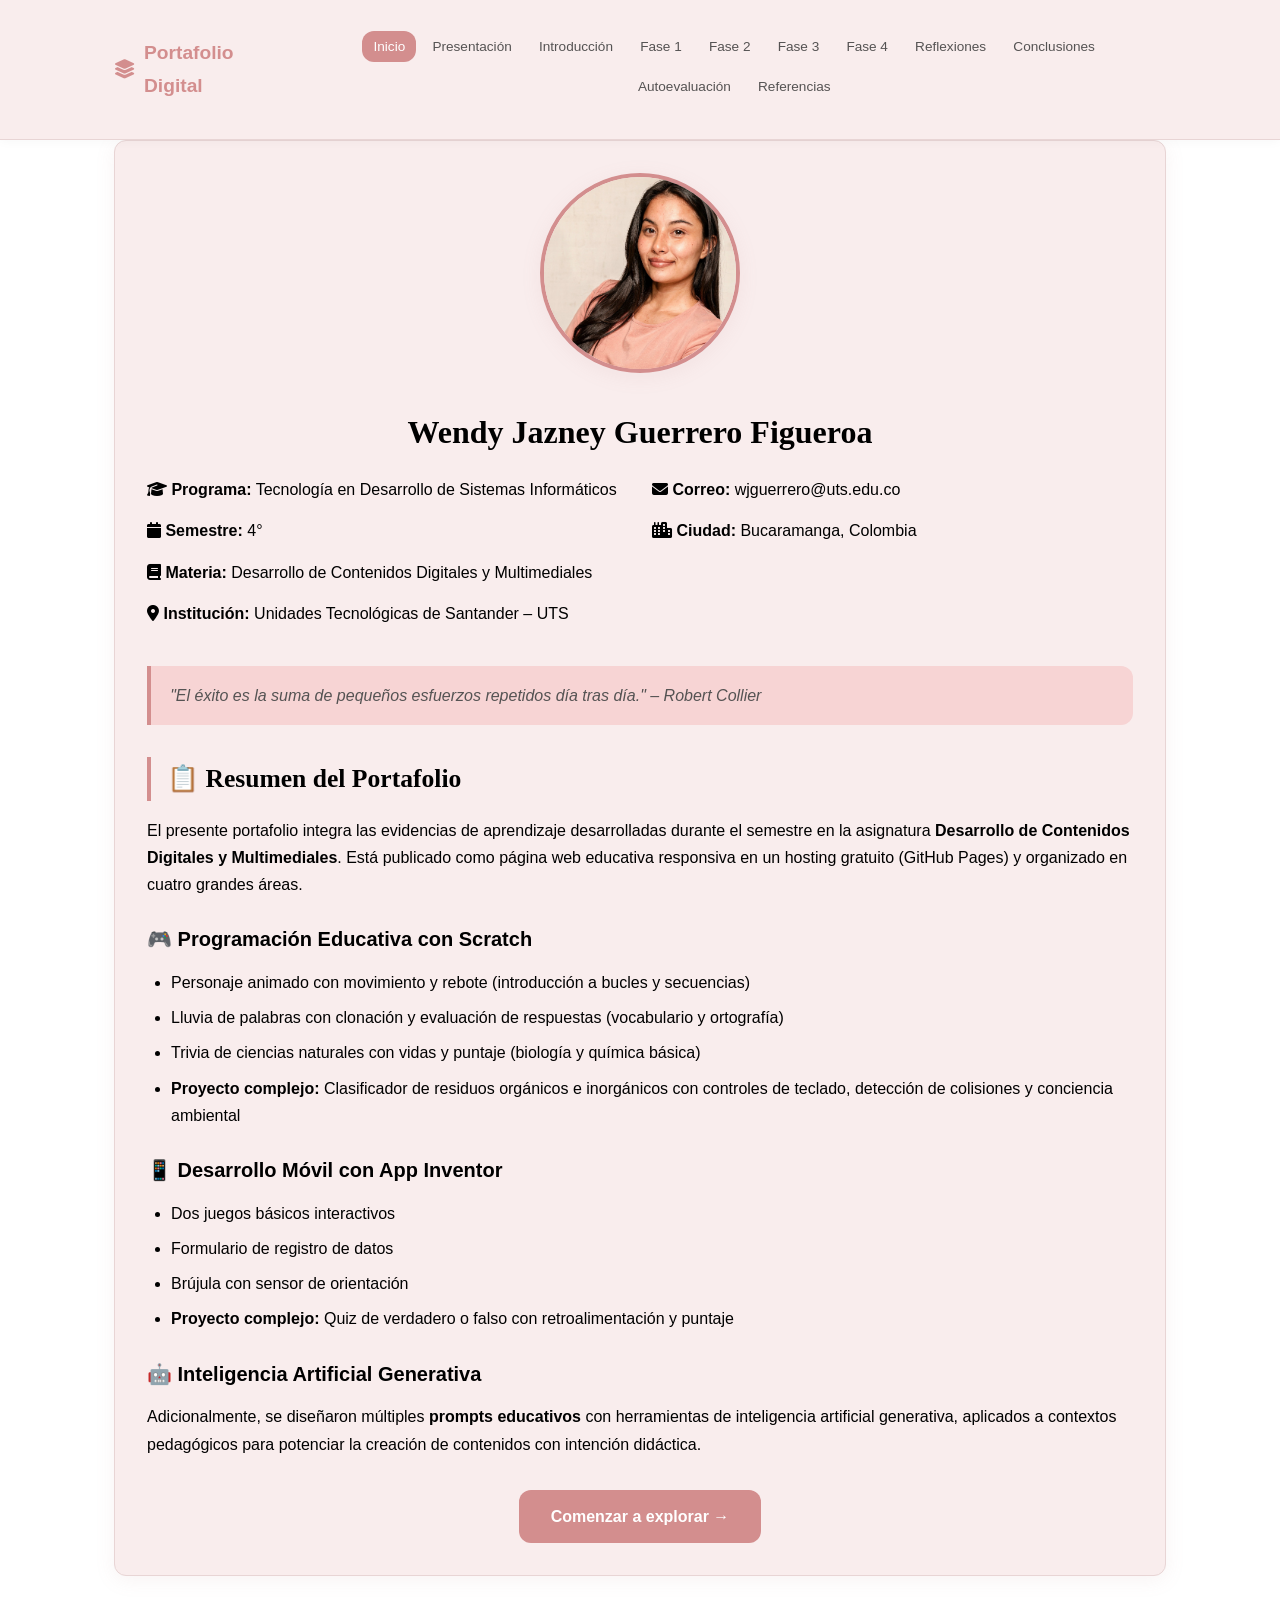
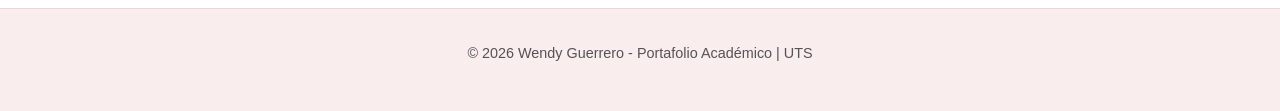
<file: index.html>
<!DOCTYPE html>
<html lang="es">

<head>
  <meta charset="UTF-8">
  <meta name="viewport" content="width=device-width, initial-scale=1.0">
  <title>Portafolio - Wendy Guerrero</title>
  <link rel="stylesheet" href="css/variables.css">
  <link rel="stylesheet" href="css/style.css">
  <link rel="stylesheet" href="https://cdnjs.cloudflare.com/ajax/libs/font-awesome/6.4.0/css/all.min.css">
</head>

<body>

  <header>
    <div class="container">
      <nav>
        <div class="logo">
          <i class="fa-solid fa-layer-group"></i>Portafolio Digital
        </div>

        <!-- Botón Hamburguesa -->
        <button class="menu-toggle" aria-label="Menú">
          <span></span>
          <span></span>
          <span></span>
        </button>

        <ul class="nav-links">
          <li><a href="index.html" class="active">Inicio</a></li>
          <li><a href="presentacion.html">Presentación</a></li>
          <li><a href="introduccion.html">Introducción</a></li>
          <li><a href="fase1.html">Fase 1</a></li>
          <li><a href="fase2.html">Fase 2</a></li>
          <li><a href="fase3.html">Fase 3</a></li>
          <li><a href="fase4.html">Fase 4</a></li>
          <li><a href="reflexiones.html">Reflexiones</a></li>
          <li><a href="conclusiones.html">Conclusiones</a></li>
          <li><a href="autoevaluacion.html">Autoevaluación</a></li>
          <li><a href="referencias.html">Referencias</a></li>
        </ul>
      </nav>
    </div>
  </header>

  <main class="container">
    <div class="card">
      <div style="text-align:center; margin-bottom:1.5rem;"><img src="img/foto-wendy.jpeg"
          alt="Wendy Jazney Guerrero Figueroa"
          style="width:200px; height:200px; border-radius:50%; object-fit:cover; border:4px solid var(--primary-color); box-shadow:var(--shadow);">
      </div>

      <h1 style="text-align:center; border:none; margin:1rem 0;">Wendy Jazney Guerrero Figueroa</h1>

      <div class="grid-2">
        <div>
          <p><strong><i class="fa-solid fa-graduation-cap"></i> Programa:</strong> Tecnología en Desarrollo de Sistemas
            Informáticos</p>
          <p><strong><i class="fa-solid fa-calendar"></i> Semestre:</strong> 4°</p>
          <p><strong><i class="fa-solid fa-book"></i> Materia:</strong> Desarrollo de Contenidos Digitales y
            Multimediales</p>
          <p><strong><i class="fa-solid fa-location-dot"></i> Institución:</strong> Unidades Tecnológicas de Santander –
            UTS</p>
        </div>
        <div>
          <p><strong><i class="fa-solid fa-envelope"></i> Correo:</strong> wjguerrero@uts.edu.co</p>
          <p><strong><i class="fa-solid fa-city"></i> Ciudad:</strong> Bucaramanga, Colombia</p>
        </div>
      </div>

      <blockquote class="quote">
        "El éxito es la suma de pequeños esfuerzos repetidos día tras día." – Robert Collier
      </blockquote>

      <h2>📋 Resumen del Portafolio</h2>
      <p>El presente portafolio integra las evidencias de aprendizaje desarrolladas durante el semestre en la asignatura
        <strong>Desarrollo de Contenidos Digitales y Multimediales</strong>. Está publicado como página web educativa
        responsiva en un hosting gratuito (GitHub Pages) y organizado en cuatro grandes áreas.
      </p>

      <h3>🎮 Programación Educativa con Scratch</h3>
      <ul>
        <li>Personaje animado con movimiento y rebote (introducción a bucles y secuencias)</li>
        <li>Lluvia de palabras con clonación y evaluación de respuestas (vocabulario y ortografía)</li>
        <li>Trivia de ciencias naturales con vidas y puntaje (biología y química básica)</li>
        <li><strong>Proyecto complejo:</strong> Clasificador de residuos orgánicos e inorgánicos con controles de
          teclado, detección de colisiones y conciencia ambiental</li>
      </ul>

      <h3>📱 Desarrollo Móvil con App Inventor</h3>
      <ul>
        <li>Dos juegos básicos interactivos</li>
        <li>Formulario de registro de datos</li>
        <li>Brújula con sensor de orientación</li>
        <li><strong>Proyecto complejo:</strong> Quiz de verdadero o falso con retroalimentación y puntaje</li>
      </ul>

      <h3>🤖 Inteligencia Artificial Generativa</h3>
      <p>Adicionalmente, se diseñaron múltiples <strong>prompts educativos</strong> con herramientas de inteligencia
        artificial generativa, aplicados a contextos pedagógicos para potenciar la creación de contenidos con intención
        didáctica.</p>

      <div style="text-align:center; margin-top:2rem;">
        <a href="presentacion.html"
          style="display:inline-block; background:var(--primary-color); color:white; padding:0.8rem 2rem; border-radius:var(--radius); text-decoration:none; font-weight:600; transition:var(--transition);">
          Comenzar a explorar →
        </a>
      </div>
    </div>
  </main>

  <footer>
    <p>© 2026 Wendy Guerrero - Portafolio Académico | UTS</p>
  </footer>
  <script src="js/main.js"></script>

</body>

</html>
</file>
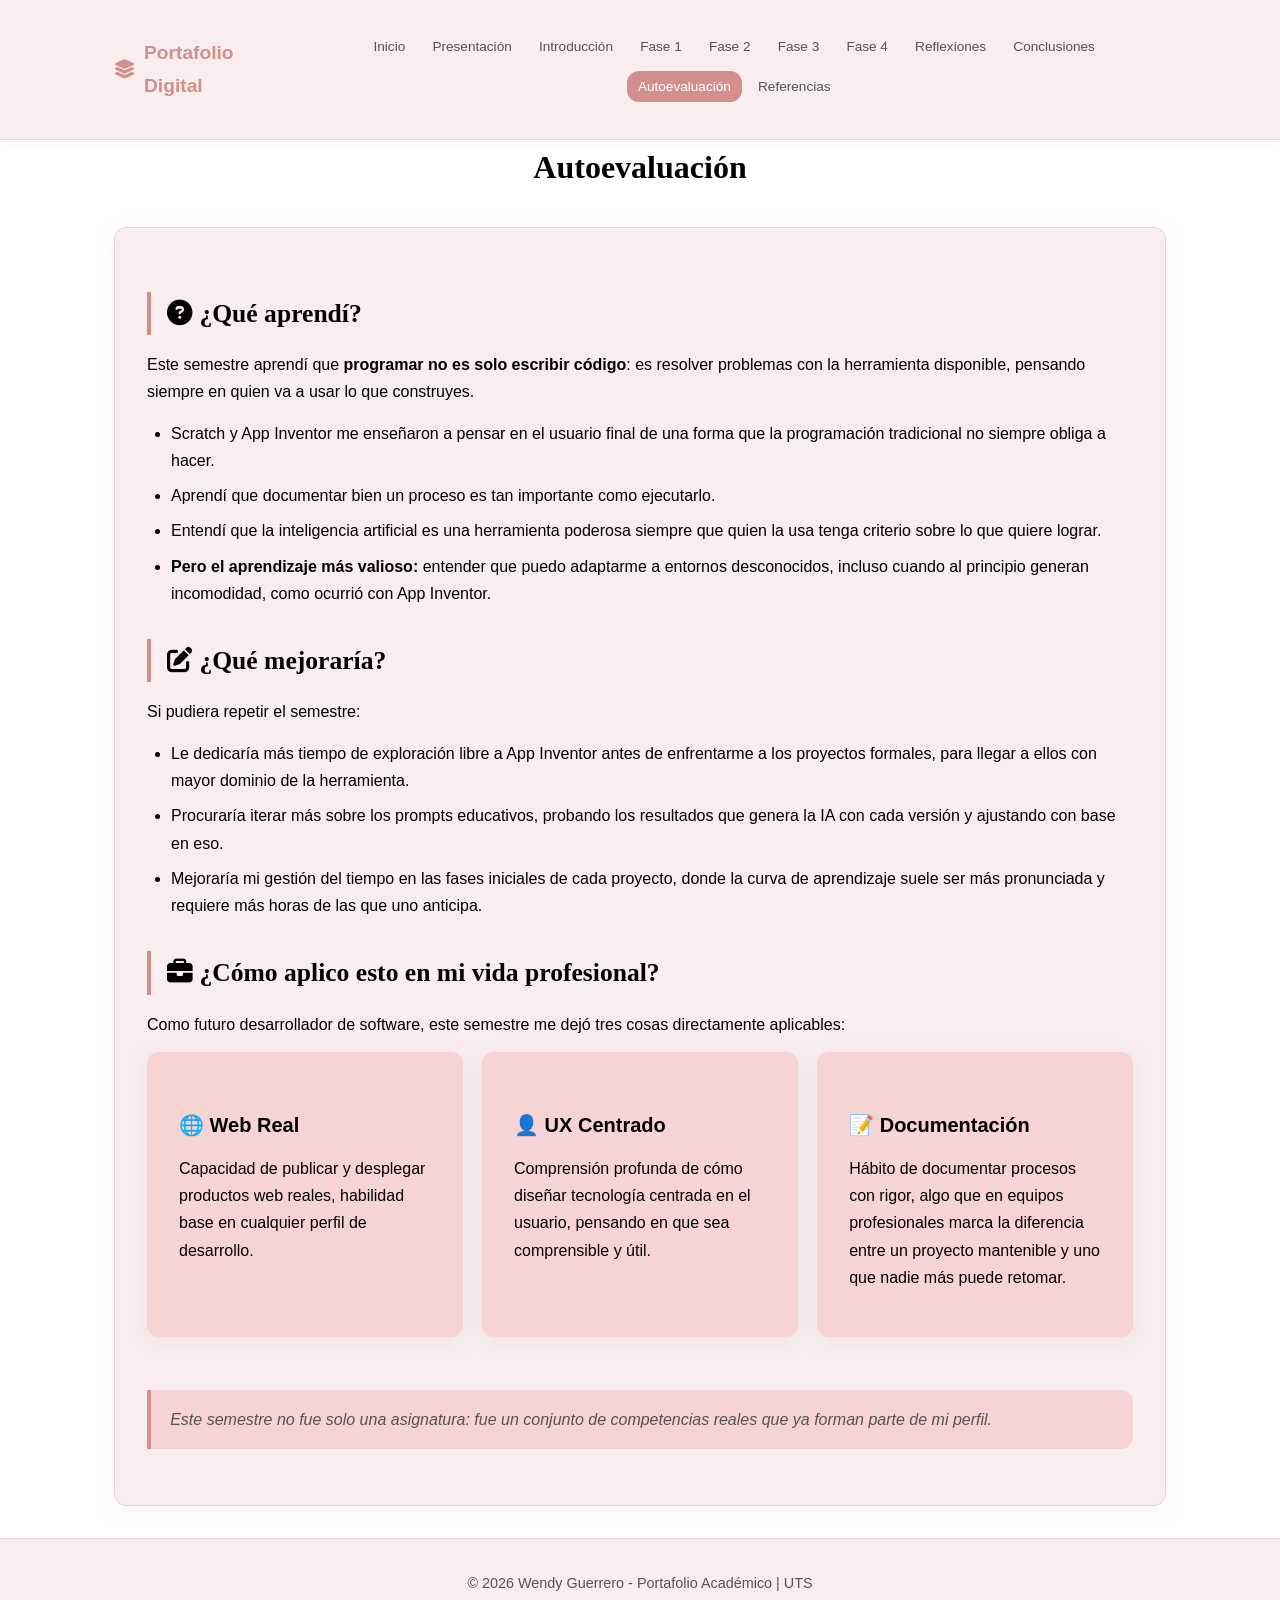
<file: autoevaluacion.html>
<!DOCTYPE html>
<html lang="es">

<head>
  <meta charset="UTF-8">
  <meta name="viewport" content="width=device-width, initial-scale=1.0">
  <title>Autoevaluación</title>
  <link rel="stylesheet" href="css/variables.css">
  <link rel="stylesheet" href="css/style.css">
  <link rel="stylesheet" href="https://cdnjs.cloudflare.com/ajax/libs/font-awesome/6.4.0/css/all.min.css">
</head>

<body>

  <header>
    <div class="container">
      <nav>
        <div class="logo">
          <i class="fa-solid fa-layer-group"></i>Portafolio Digital
        </div>

        <!-- Botón Hamburguesa -->
        <button class="menu-toggle" aria-label="Menú">
          <span></span>
          <span></span>
          <span></span>
        </button>

        <ul class="nav-links">
          <li><a href="index.html">Inicio</a></li>
          <li><a href="presentacion.html">Presentación</a></li>
          <li><a href="introduccion.html">Introducción</a></li>
          <li><a href="fase1.html">Fase 1</a></li>
          <li><a href="fase2.html">Fase 2</a></li>
          <li><a href="fase3.html">Fase 3</a></li>
          <li><a href="fase4.html">Fase 4</a></li>
          <li><a href="reflexiones.html">Reflexiones</a></li>
          <li><a href="conclusiones.html">Conclusiones</a></li>
          <li><a href="autoevaluacion.html" class="active">Autoevaluación</a></li>
          <li><a href="referencias.html">Referencias</a></li>
        </ul>
      </nav>
    </div>
  </header>

  <main class="container">
    <h1>Autoevaluación</h1>

    <div class="card">
      <h2><i class="fa-solid fa-circle-question"></i> ¿Qué aprendí?</h2>
      <p>Este semestre aprendí que <strong>programar no es solo escribir código</strong>: es resolver problemas con la
        herramienta disponible, pensando siempre en quien va a usar lo que construyes.</p>
      <ul>
        <li>Scratch y App Inventor me enseñaron a pensar en el usuario final de una forma que la programación
          tradicional no siempre obliga a hacer.</li>
        <li>Aprendí que documentar bien un proceso es tan importante como ejecutarlo.</li>
        <li>Entendí que la inteligencia artificial es una herramienta poderosa siempre que quien la usa tenga criterio
          sobre lo que quiere lograr.</li>
        <li><strong>Pero el aprendizaje más valioso:</strong> entender que puedo adaptarme a entornos desconocidos,
          incluso cuando al principio generan incomodidad, como ocurrió con App Inventor.</li>
      </ul>

      <h2><i class="fa-solid fa-pen-to-square"></i> ¿Qué mejoraría?</h2>
      <p>Si pudiera repetir el semestre:</p>
      <ul>
        <li>Le dedicaría más tiempo de exploración libre a App Inventor antes de enfrentarme a los proyectos formales,
          para llegar a ellos con mayor dominio de la herramienta.</li>
        <li>Procuraría iterar más sobre los prompts educativos, probando los resultados que genera la IA con cada
          versión y ajustando con base en eso.</li>
        <li>Mejoraría mi gestión del tiempo en las fases iniciales de cada proyecto, donde la curva de aprendizaje suele
          ser más pronunciada y requiere más horas de las que uno anticipa.</li>
      </ul>

      <h2><i class="fa-solid fa-briefcase"></i> ¿Cómo aplico esto en mi vida profesional?</h2>
      <p>Como futuro desarrollador de software, este semestre me dejó tres cosas directamente aplicables:</p>

      <div class="grid-3">
        <div class="card" style="background:var(--secondary-color); border:none;">
          <h3>🌐 Web Real</h3>
          <p>Capacidad de publicar y desplegar productos web reales, habilidad base en cualquier perfil de desarrollo.
          </p>
        </div>
        <div class="card" style="background:var(--secondary-color); border:none;">
          <h3>👤 UX Centrado</h3>
          <p>Comprensión profunda de cómo diseñar tecnología centrada en el usuario, pensando en que sea comprensible y
            útil.</p>
        </div>
        <div class="card" style="background:var(--secondary-color); border:none;">
          <h3>📝 Documentación</h3>
          <p>Hábito de documentar procesos con rigor, algo que en equipos profesionales marca la diferencia entre un
            proyecto mantenible y uno que nadie más puede retomar.</p>
        </div>
      </div>

      <p class="quote" style="margin-top:1.5rem;">Este semestre no fue solo una asignatura: fue un conjunto de
        competencias reales que ya forman parte de mi perfil.</p>
    </div>
  </main>

  <footer>
    <p>© 2026 Wendy Guerrero - Portafolio Académico | UTS</p>
  </footer>
  <script src="js/main.js"></script>
</body>

</html>
</file>
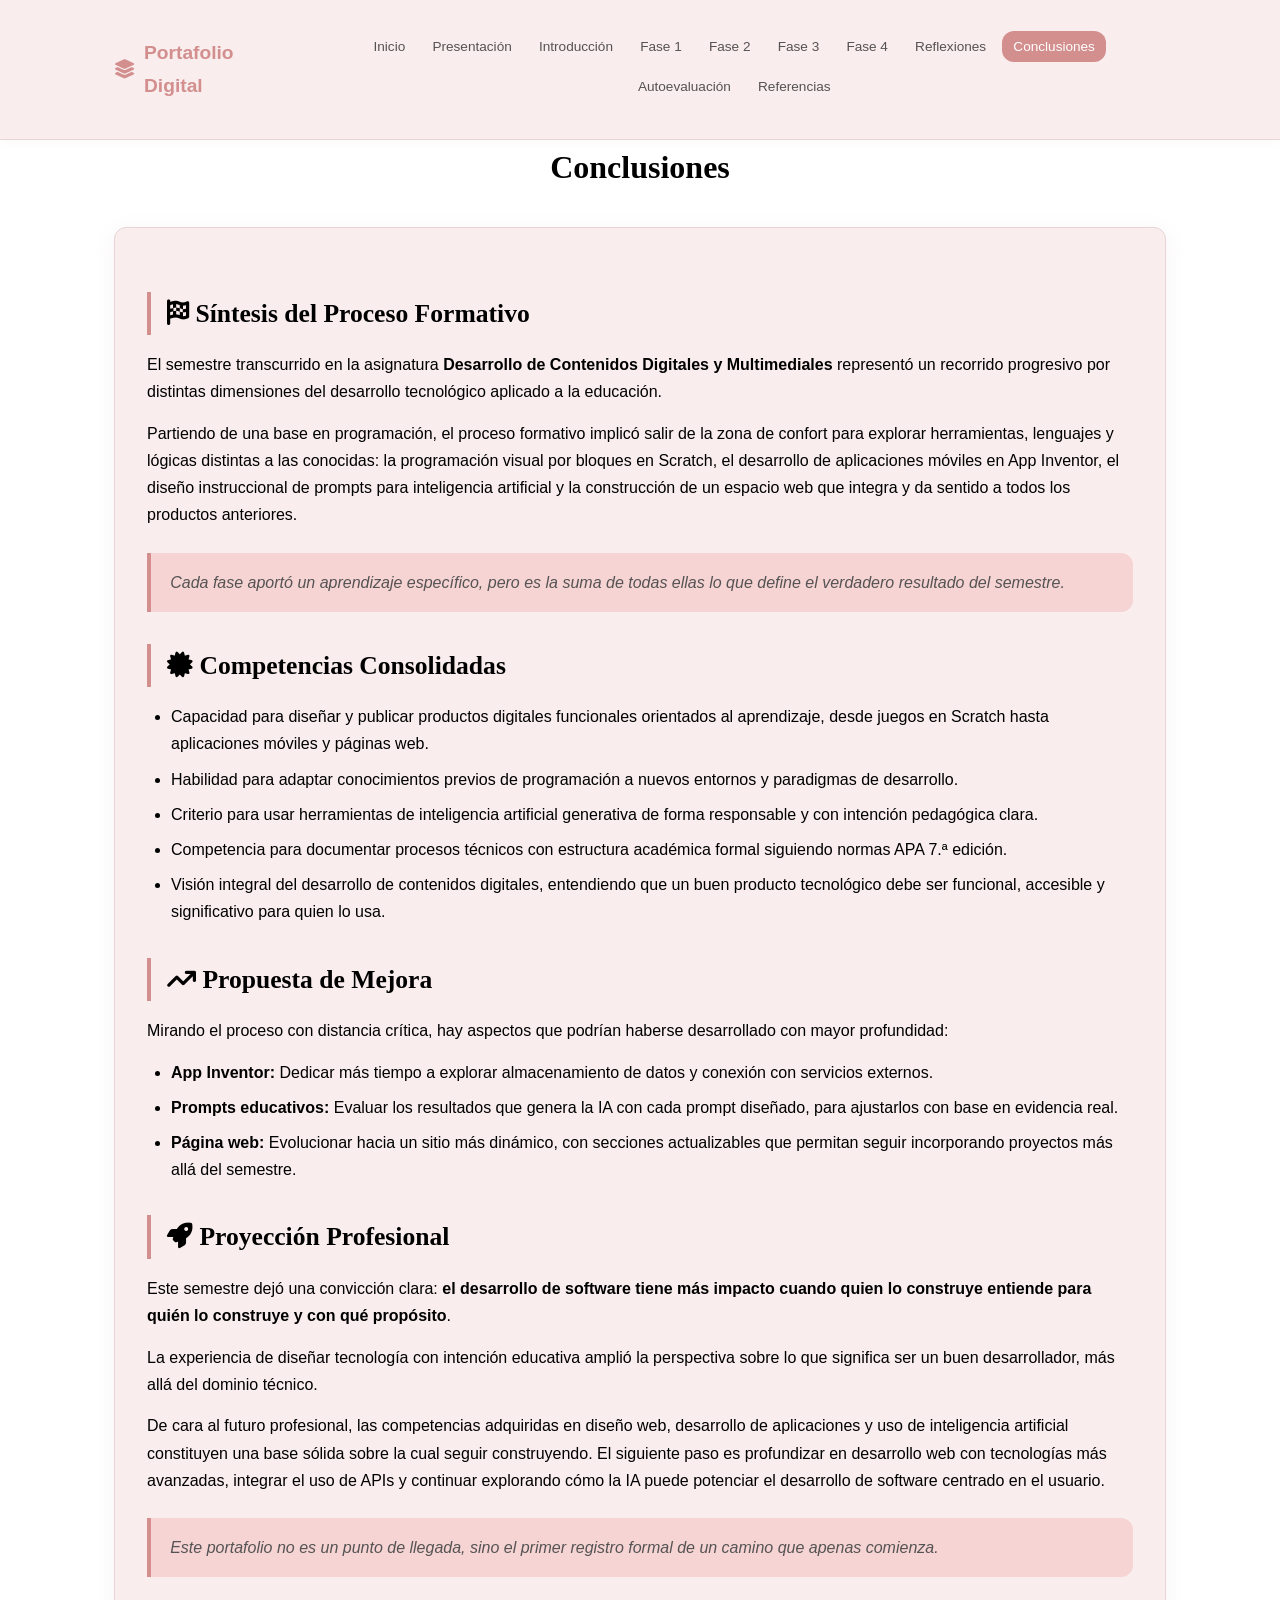
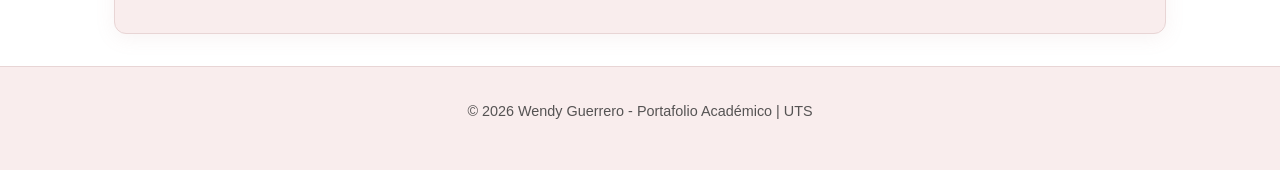
<file: conclusiones.html>
<!DOCTYPE html>
<html lang="es">

<head>
  <meta charset="UTF-8">
  <meta name="viewport" content="width=device-width, initial-scale=1.0">
  <title>Conclusiones</title>
  <link rel="stylesheet" href="css/variables.css">
  <link rel="stylesheet" href="css/style.css">
  <link rel="stylesheet" href="https://cdnjs.cloudflare.com/ajax/libs/font-awesome/6.4.0/css/all.min.css">
</head>

<body>

  <header>
    <div class="container">
      <nav>
        <div class="logo">
          <i class="fa-solid fa-layer-group"></i>Portafolio Digital
        </div>

        <!-- Botón Hamburguesa -->
        <button class="menu-toggle" aria-label="Menú">
          <span></span>
          <span></span>
          <span></span>
        </button>

        <ul class="nav-links">
          <li><a href="index.html">Inicio</a></li>
          <li><a href="presentacion.html">Presentación</a></li>
          <li><a href="introduccion.html">Introducción</a></li>
          <li><a href="fase1.html">Fase 1</a></li>
          <li><a href="fase2.html">Fase 2</a></li>
          <li><a href="fase3.html">Fase 3</a></li>
          <li><a href="fase4.html">Fase 4</a></li>
          <li><a href="reflexiones.html">Reflexiones</a></li>
          <li><a href="conclusiones.html" class="active">Conclusiones</a></li>
          <li><a href="autoevaluacion.html">Autoevaluación</a></li>
          <li><a href="referencias.html">Referencias</a></li>
        </ul>
      </nav>
    </div>
  </header>

  <main class="container">
    <h1>Conclusiones</h1>

    <div class="card">
      <h2><i class="fa-solid fa-flag-checkered"></i> Síntesis del Proceso Formativo</h2>
      <p>El semestre transcurrido en la asignatura <strong>Desarrollo de Contenidos Digitales y Multimediales</strong>
        representó un recorrido progresivo por distintas dimensiones del desarrollo tecnológico aplicado a la educación.
      </p>
      <p>Partiendo de una base en programación, el proceso formativo implicó salir de la zona de confort para explorar
        herramientas, lenguajes y lógicas distintas a las conocidas: la programación visual por bloques en Scratch, el
        desarrollo de aplicaciones móviles en App Inventor, el diseño instruccional de prompts para inteligencia
        artificial y la construcción de un espacio web que integra y da sentido a todos los productos anteriores.</p>
      <p class="quote">Cada fase aportó un aprendizaje específico, pero es la suma de todas ellas lo que define el
        verdadero resultado del semestre.</p>

      <h2><i class="fa-solid fa-certificate"></i> Competencias Consolidadas</h2>
      <ul>
        <li>Capacidad para diseñar y publicar productos digitales funcionales orientados al aprendizaje, desde juegos en
          Scratch hasta aplicaciones móviles y páginas web.</li>
        <li>Habilidad para adaptar conocimientos previos de programación a nuevos entornos y paradigmas de desarrollo.
        </li>
        <li>Criterio para usar herramientas de inteligencia artificial generativa de forma responsable y con intención
          pedagógica clara.</li>
        <li>Competencia para documentar procesos técnicos con estructura académica formal siguiendo normas APA 7.ª
          edición.</li>
        <li>Visión integral del desarrollo de contenidos digitales, entendiendo que un buen producto tecnológico debe
          ser funcional, accesible y significativo para quien lo usa.</li>
      </ul>

      <h2><i class="fa-solid fa-arrow-trend-up"></i> Propuesta de Mejora</h2>
      <p>Mirando el proceso con distancia crítica, hay aspectos que podrían haberse desarrollado con mayor profundidad:
      </p>
      <ul>
        <li><strong>App Inventor:</strong> Dedicar más tiempo a explorar almacenamiento de datos y conexión con
          servicios externos.</li>
        <li><strong>Prompts educativos:</strong> Evaluar los resultados que genera la IA con cada prompt diseñado, para
          ajustarlos con base en evidencia real.</li>
        <li><strong>Página web:</strong> Evolucionar hacia un sitio más dinámico, con secciones actualizables que
          permitan seguir incorporando proyectos más allá del semestre.</li>
      </ul>

      <h2><i class="fa-solid fa-rocket"></i> Proyección Profesional</h2>
      <p>Este semestre dejó una convicción clara: <strong>el desarrollo de software tiene más impacto cuando quien lo
          construye entiende para quién lo construye y con qué propósito</strong>.</p>
      <p>La experiencia de diseñar tecnología con intención educativa amplió la perspectiva sobre lo que significa ser
        un buen desarrollador, más allá del dominio técnico.</p>
      <p>De cara al futuro profesional, las competencias adquiridas en diseño web, desarrollo de aplicaciones y uso de
        inteligencia artificial constituyen una base sólida sobre la cual seguir construyendo. El siguiente paso es
        profundizar en desarrollo web con tecnologías más avanzadas, integrar el uso de APIs y continuar explorando cómo
        la IA puede potenciar el desarrollo de software centrado en el usuario.</p>
      <p class="quote">Este portafolio no es un punto de llegada, sino el primer registro formal de un camino que apenas
        comienza.</p>
    </div>
  </main>

  <footer>
    <p>© 2026 Wendy Guerrero - Portafolio Académico | UTS</p>
  </footer>
  <script src="js/main.js"></script>
</body>

</html>
</file>
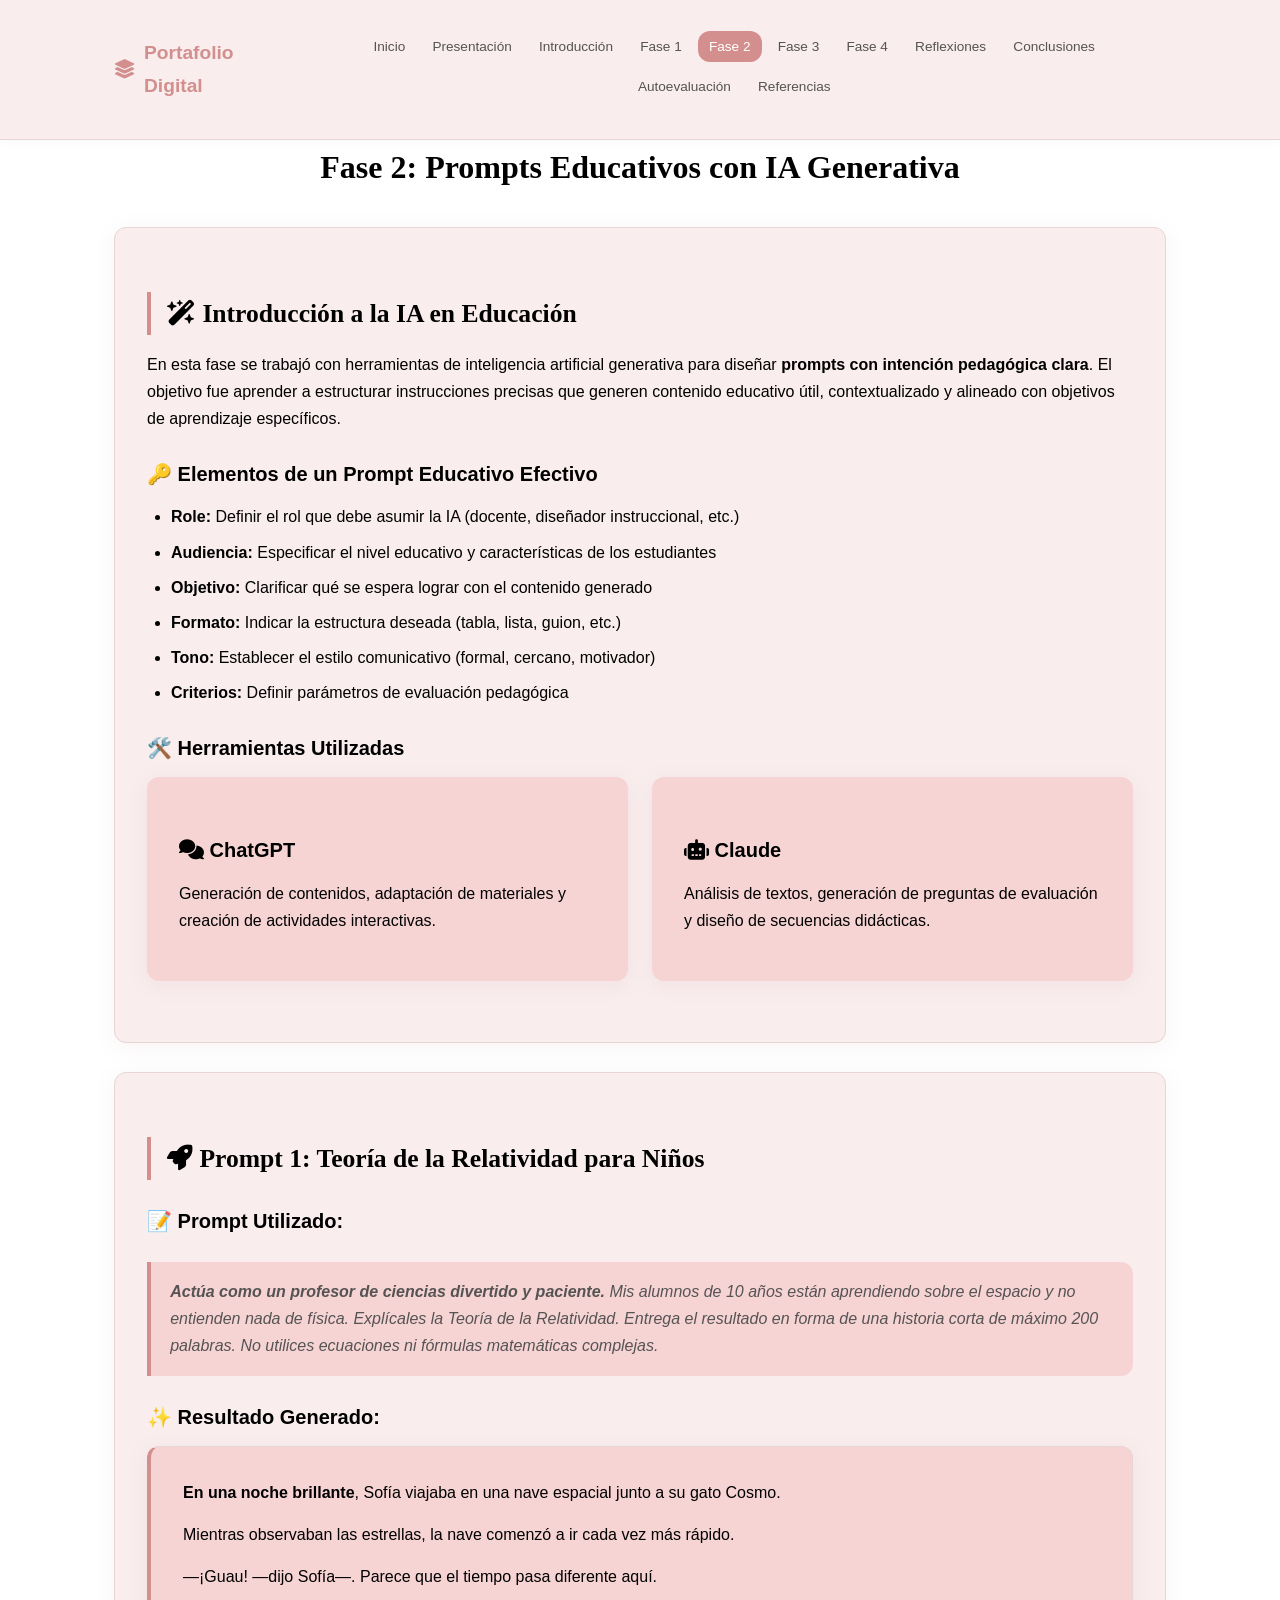
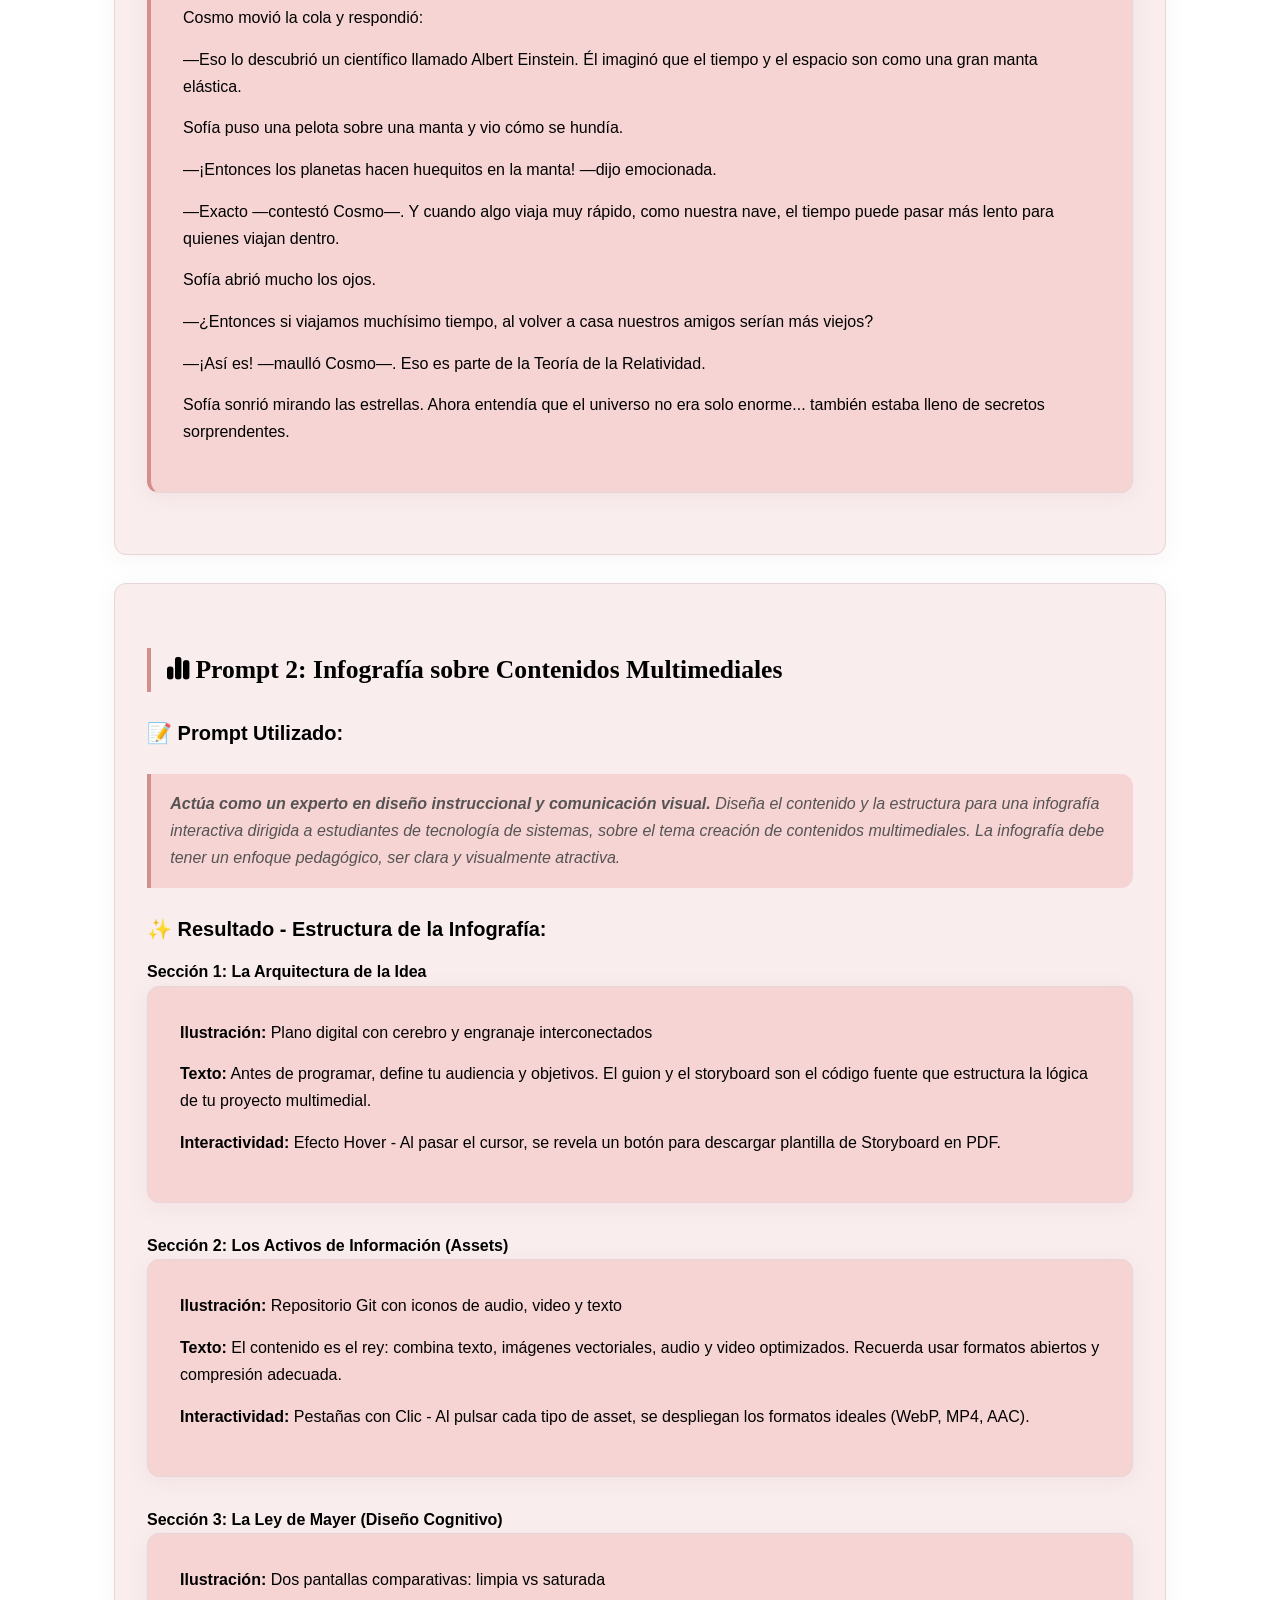
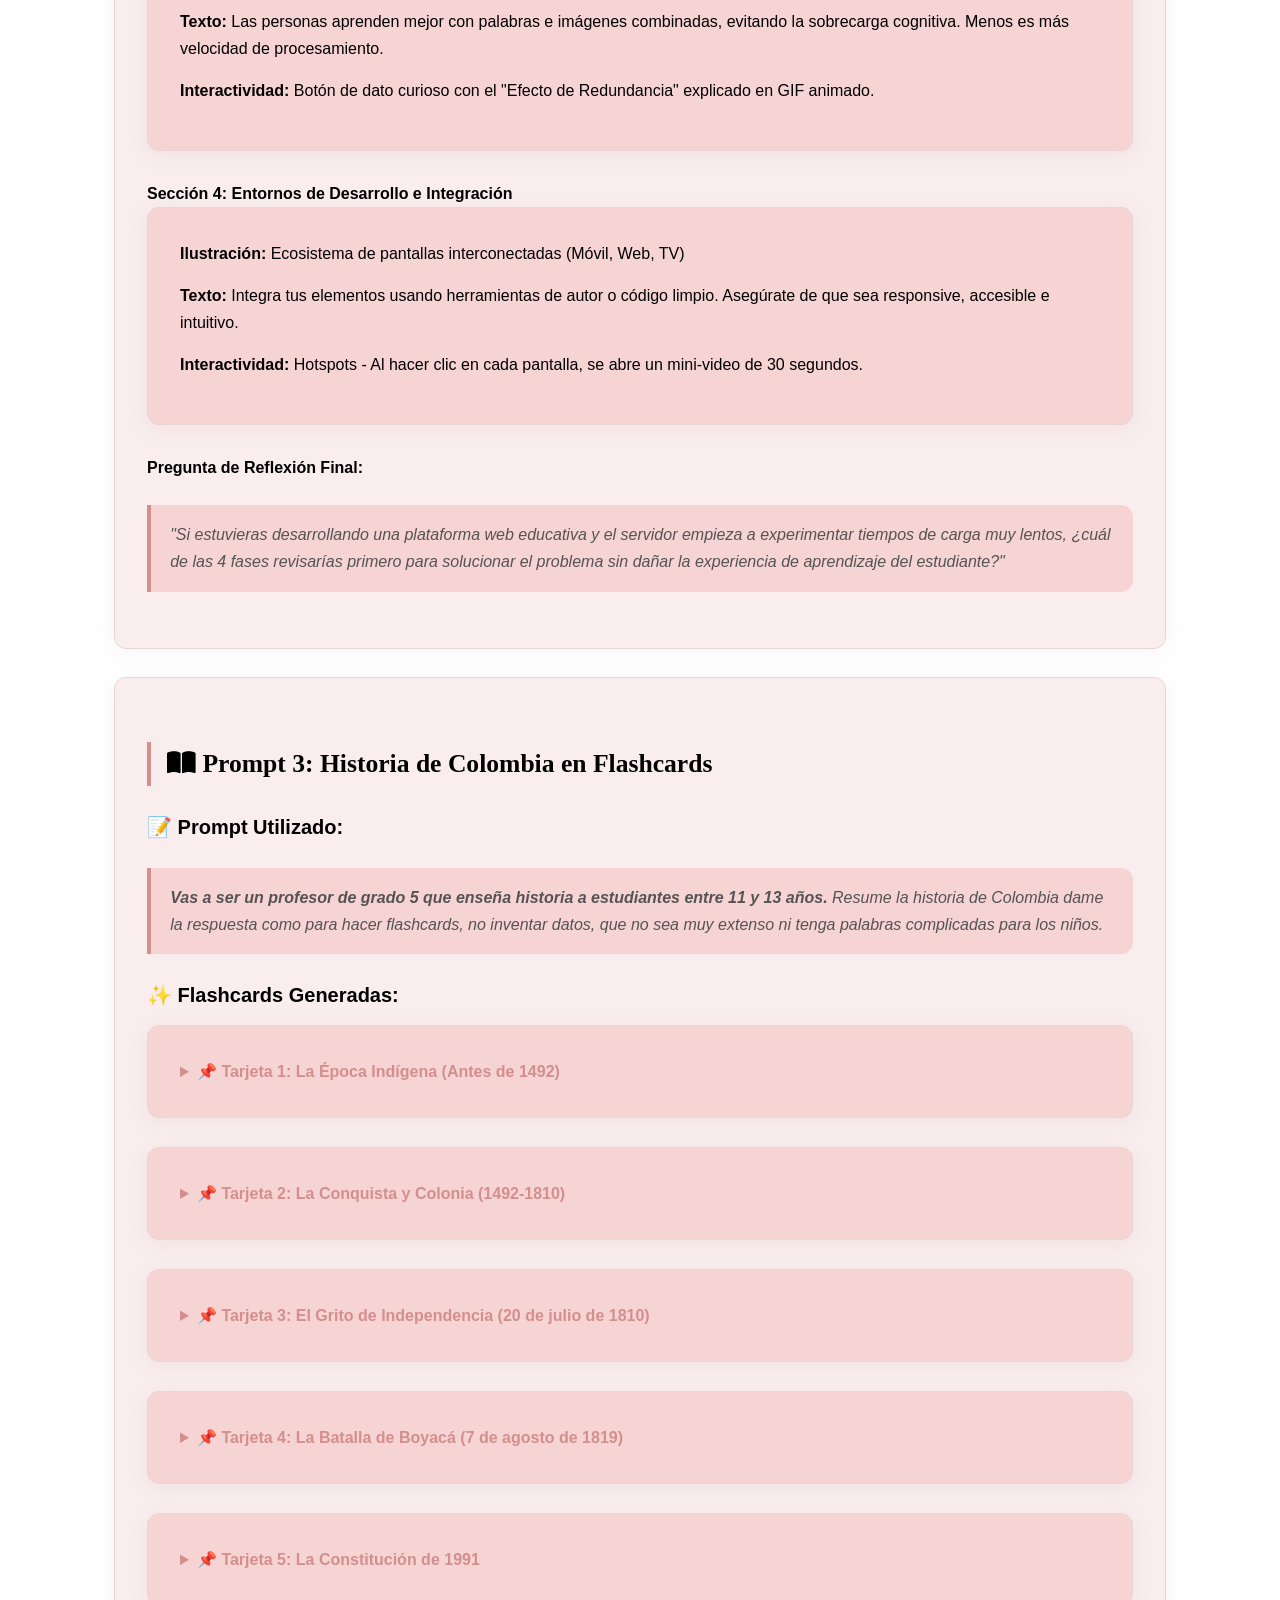
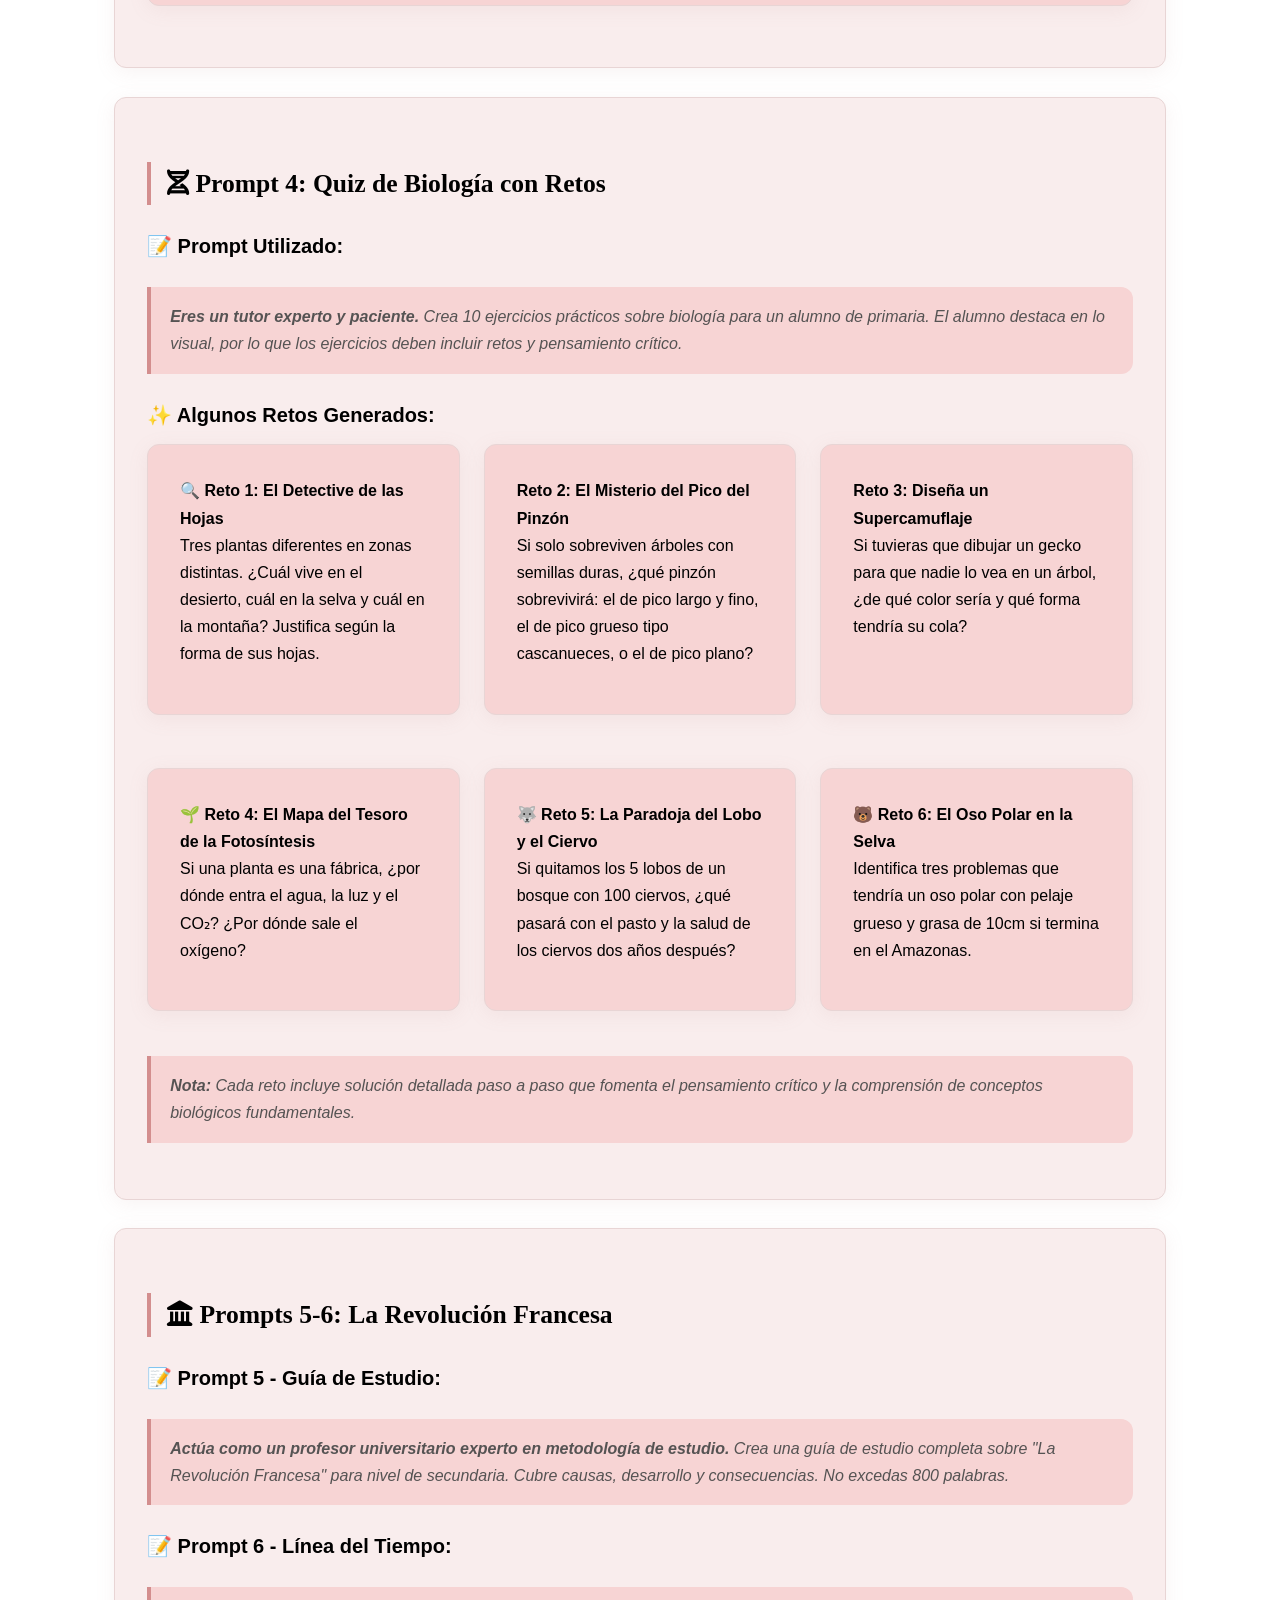
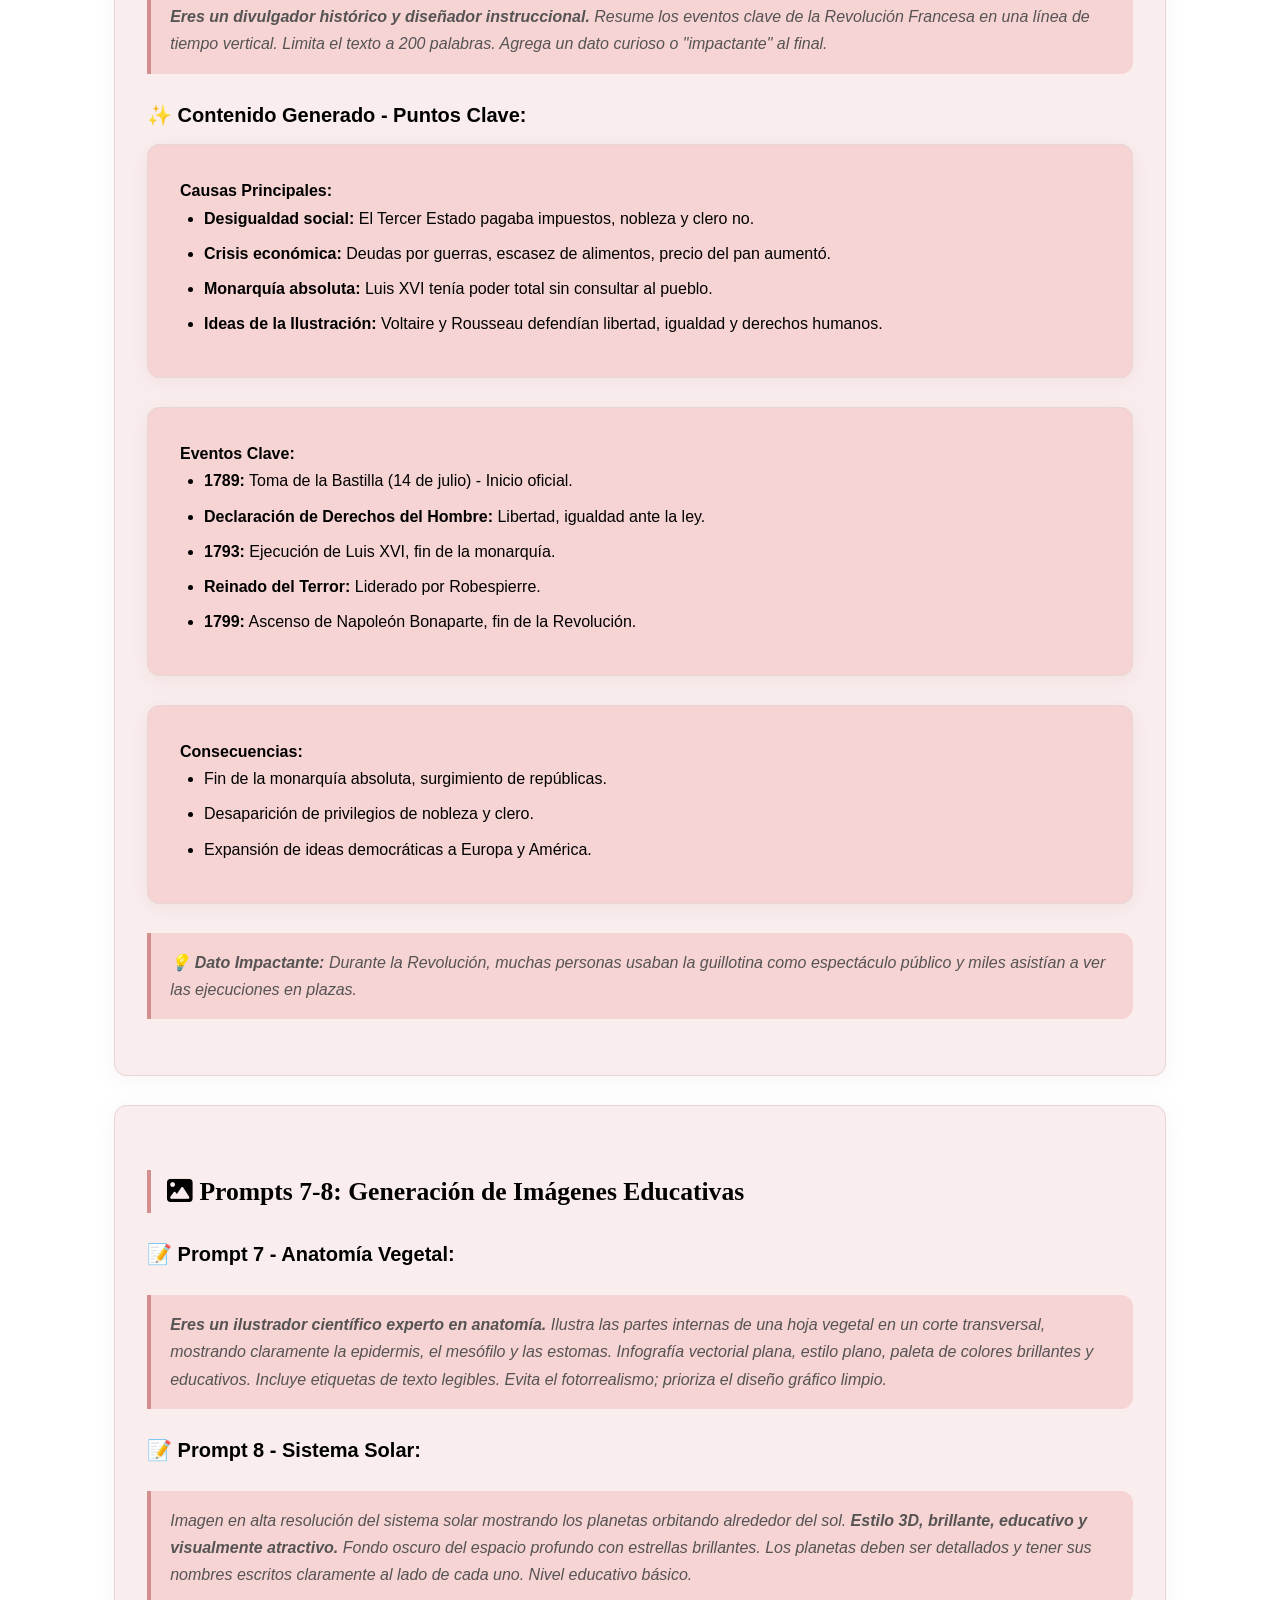
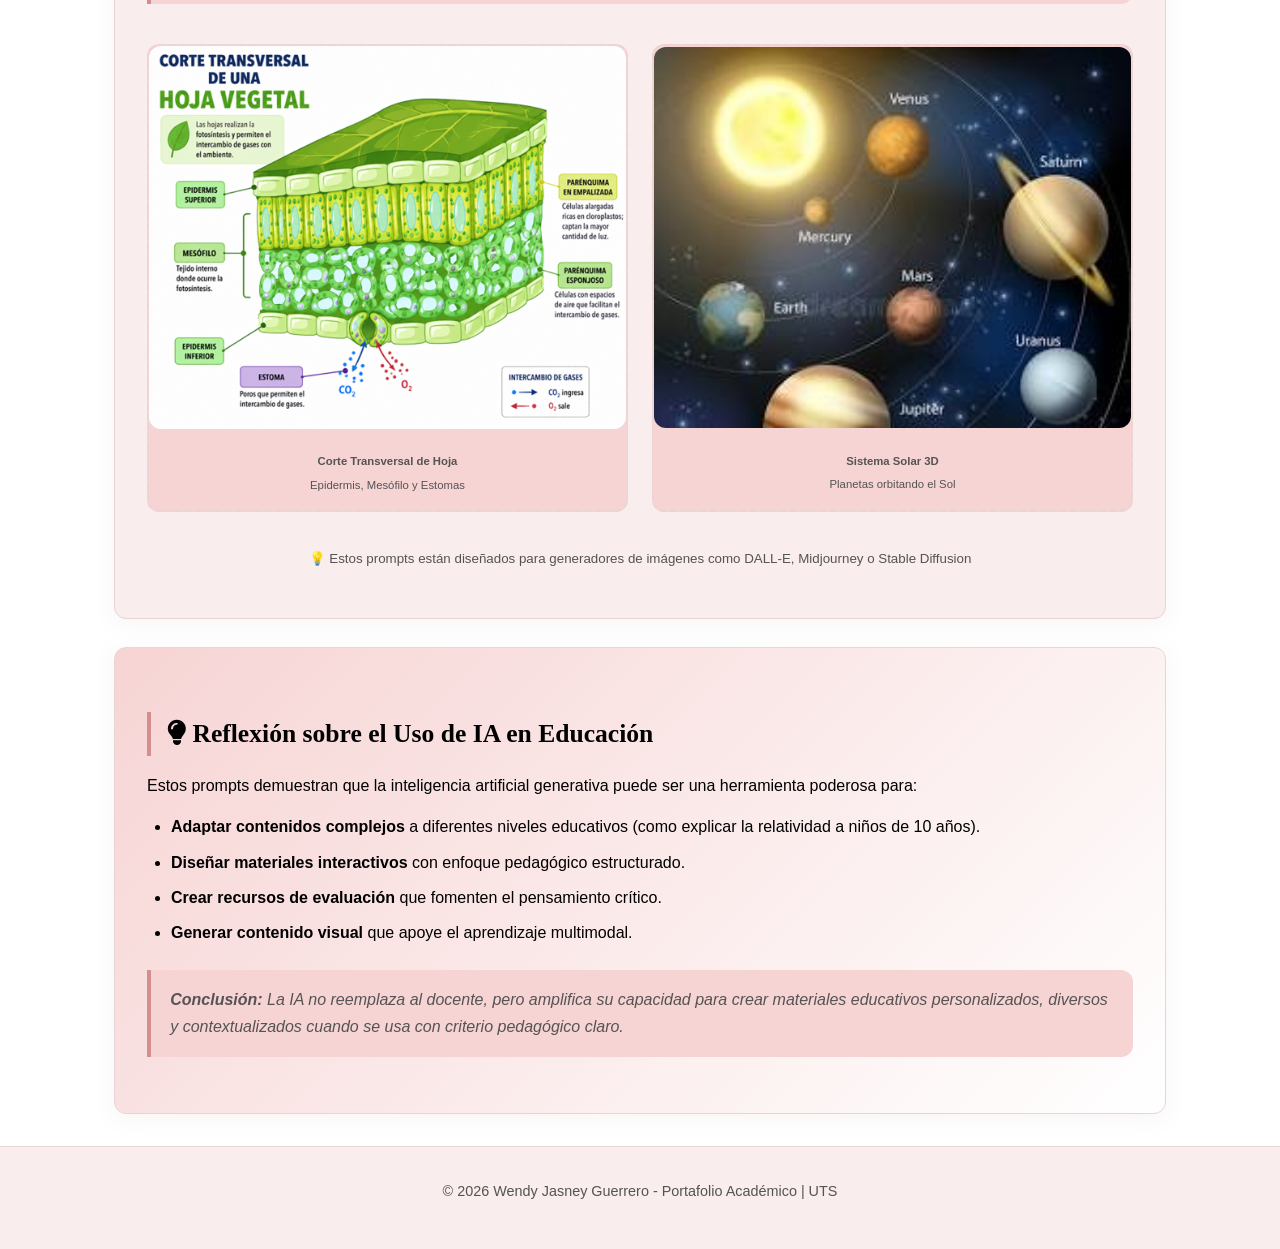
<file: fase2.html>
<!DOCTYPE html>
<html lang="es">

<head>
  <meta charset="UTF-8">
  <meta name="viewport" content="width=device-width, initial-scale=1.0">
  <title>Fase 2: Prompts Educativos con IA</title>
  <link rel="stylesheet" href="css/variables.css">
  <link rel="stylesheet" href="css/style.css">
  <link rel="stylesheet" href="https://cdnjs.cloudflare.com/ajax/libs/font-awesome/6.4.0/css/all.min.css">
</head>

<body>

  <header>
    <div class="container">
      <nav>
        <div class="logo">
          <i class="fa-solid fa-layer-group"></i>Portafolio Digital
        </div>

        <!-- Botón Hamburguesa -->
        <button class="menu-toggle" aria-label="Menú">
          <span></span>
          <span></span>
          <span></span>
        </button>

        <ul class="nav-links">
          <li><a href="index.html">Inicio</a></li>
          <li><a href="presentacion.html">Presentación</a></li>
          <li><a href="introduccion.html">Introducción</a></li>
          <li><a href="fase1.html">Fase 1</a></li>
          <li><a href="fase2.html" class="active">Fase 2</a></li>
          <li><a href="fase3.html">Fase 3</a></li>
          <li><a href="fase4.html">Fase 4</a></li>
          <li><a href="reflexiones.html">Reflexiones</a></li>
          <li><a href="conclusiones.html">Conclusiones</a></li>
          <li><a href="autoevaluacion.html">Autoevaluación</a></li>
          <li><a href="referencias.html">Referencias</a></li>
        </ul>
      </nav>
    </div>
  </header>

  <main class="container">
    <h1>Fase 2: Prompts Educativos con IA Generativa</h1>

    <!-- Introducción -->
    <div class="card">
      <h2><i class="fa-solid fa-wand-magic-sparkles"></i> Introducción a la IA en Educación</h2>
      <p>En esta fase se trabajó con herramientas de inteligencia artificial generativa para diseñar <strong>prompts con
          intención pedagógica clara</strong>. El objetivo fue aprender a estructurar instrucciones precisas que generen
        contenido educativo útil, contextualizado y alineado con objetivos de aprendizaje específicos.</p>

      <h3>🔑 Elementos de un Prompt Educativo Efectivo</h3>
      <ul>
        <li><strong>Role:</strong> Definir el rol que debe asumir la IA (docente, diseñador instruccional, etc.)</li>
        <li><strong>Audiencia:</strong> Especificar el nivel educativo y características de los estudiantes</li>
        <li><strong>Objetivo:</strong> Clarificar qué se espera lograr con el contenido generado</li>
        <li><strong>Formato:</strong> Indicar la estructura deseada (tabla, lista, guion, etc.)</li>
        <li><strong>Tono:</strong> Establecer el estilo comunicativo (formal, cercano, motivador)</li>
        <li><strong>Criterios:</strong> Definir parámetros de evaluación pedagógica</li>
      </ul>

      <h3>🛠️ Herramientas Utilizadas</h3>
      <div class="grid-2">
        <div class="card" style="background:var(--secondary-color); border:none;">
          <h3><i class="fa-solid fa-comments"></i> ChatGPT</h3>
          <p>Generación de contenidos, adaptación de materiales y creación de actividades interactivas.</p>
        </div>
        <div class="card" style="background:var(--secondary-color); border:none;">
          <h3><i class="fa-solid fa-robot"></i> Claude</h3>
          <p>Análisis de textos, generación de preguntas de evaluación y diseño de secuencias didácticas.</p>
        </div>
      </div>
    </div>

    <!-- Prompt 1: Teoría de la Relatividad -->
    <section class="card">
      <h2><i class="fa-solid fa-rocket"></i> Prompt 1: Teoría de la Relatividad para Niños</h2>

      <h3>📝 Prompt Utilizado:</h3>
      <div class="quote">
        <strong>Actúa como un profesor de ciencias divertido y paciente.</strong> Mis alumnos de 10 años están
        aprendiendo sobre el espacio y no entienden nada de física. Explícales la Teoría de la Relatividad. Entrega el
        resultado en forma de una historia corta de máximo 200 palabras. No utilices ecuaciones ni fórmulas matemáticas
        complejas.
      </div>

      <h3>✨ Resultado Generado:</h3>
      <div class="card" style="background: var(--secondary-color); border-left: 4px solid var(--primary-color);">
        <p><strong>En una noche brillante</strong>, Sofía viajaba en una nave espacial junto a su gato Cosmo.</p>
        <p>Mientras observaban las estrellas, la nave comenzó a ir cada vez más rápido.</p>
        <p>—¡Guau! —dijo Sofía—. Parece que el tiempo pasa diferente aquí.</p>
        <p>Cosmo movió la cola y respondió:</p>
        <p>—Eso lo descubrió un científico llamado Albert Einstein. Él imaginó que el tiempo y el espacio son como una
          gran manta elástica.</p>
        <p>Sofía puso una pelota sobre una manta y vio cómo se hundía.</p>
        <p>—¡Entonces los planetas hacen huequitos en la manta! —dijo emocionada.</p>
        <p>—Exacto —contestó Cosmo—. Y cuando algo viaja muy rápido, como nuestra nave, el tiempo puede pasar más lento
          para quienes viajan dentro.</p>
        <p>Sofía abrió mucho los ojos.</p>
        <p>—¿Entonces si viajamos muchísimo tiempo, al volver a casa nuestros amigos serían más viejos?</p>
        <p>—¡Así es! —maulló Cosmo—. Eso es parte de la Teoría de la Relatividad.</p>
        <p>Sofía sonrió mirando las estrellas. Ahora entendía que el universo no era solo enorme... también estaba lleno
          de secretos sorprendentes.</p>
      </div>
    </section>

    <!-- Prompt 2: Infografía Interactiva -->
    <section class="card">
      <h2><i class="fa-solid fa-chart-simple"></i> Prompt 2: Infografía sobre Contenidos Multimediales</h2>

      <h3>📝 Prompt Utilizado:</h3>
      <div class="quote">
        <strong>Actúa como un experto en diseño instruccional y comunicación visual.</strong> Diseña el contenido y la
        estructura para una infografía interactiva dirigida a estudiantes de tecnología de sistemas, sobre el tema
        creación de contenidos multimediales. La infografía debe tener un enfoque pedagógico, ser clara y visualmente
        atractiva.
      </div>

      <h3>✨ Resultado - Estructura de la Infografía:</h3>

      <h4>Sección 1: La Arquitectura de la Idea</h4>
      <div class="card" style="background: var(--secondary-color);">
        <p><strong>Ilustración:</strong> Plano digital con cerebro y engranaje interconectados</p>
        <p><strong>Texto:</strong> Antes de programar, define tu audiencia y objetivos. El guion y el storyboard son el
          código fuente que estructura la lógica de tu proyecto multimedial.</p>
        <p><strong>Interactividad:</strong> Efecto Hover - Al pasar el cursor, se revela un botón para descargar
          plantilla de Storyboard en PDF.</p>
      </div>

      <h4>Sección 2: Los Activos de Información (Assets)</h4>
      <div class="card" style="background: var(--secondary-color);">
        <p><strong>Ilustración:</strong> Repositorio Git con iconos de audio, video y texto</p>
        <p><strong>Texto:</strong> El contenido es el rey: combina texto, imágenes vectoriales, audio y video
          optimizados. Recuerda usar formatos abiertos y compresión adecuada.</p>
        <p><strong>Interactividad:</strong> Pestañas con Clic - Al pulsar cada tipo de asset, se despliegan los formatos
          ideales (WebP, MP4, AAC).</p>
      </div>

      <h4>Sección 3: La Ley de Mayer (Diseño Cognitivo)</h4>
      <div class="card" style="background: var(--secondary-color);">
        <p><strong>Ilustración:</strong> Dos pantallas comparativas: limpia vs saturada</p>
        <p><strong>Texto:</strong> Las personas aprenden mejor con palabras e imágenes combinadas, evitando la
          sobrecarga cognitiva. Menos es más velocidad de procesamiento.</p>
        <p><strong>Interactividad:</strong> Botón de dato curioso con el "Efecto de Redundancia" explicado en GIF
          animado.</p>
      </div>

      <h4>Sección 4: Entornos de Desarrollo e Integración</h4>
      <div class="card" style="background: var(--secondary-color);">
        <p><strong>Ilustración:</strong> Ecosistema de pantallas interconectadas (Móvil, Web, TV)</p>
        <p><strong>Texto:</strong> Integra tus elementos usando herramientas de autor o código limpio. Asegúrate de que
          sea responsive, accesible e intuitivo.</p>
        <p><strong>Interactividad:</strong> Hotspots - Al hacer clic en cada pantalla, se abre un mini-video de 30
          segundos.</p>
      </div>

      <h4>Pregunta de Reflexión Final:</h4>
      <div class="quote">
        "Si estuvieras desarrollando una plataforma web educativa y el servidor empieza a experimentar tiempos de carga
        muy lentos, ¿cuál de las 4 fases revisarías primero para solucionar el problema sin dañar la experiencia de
        aprendizaje del estudiante?"
      </div>
    </section>

    <!-- Prompt 3: Historia de Colombia -->
    <section class="card">
      <h2><i class="fa-solid fa-book-open"></i> Prompt 3: Historia de Colombia en Flashcards</h2>

      <h3>📝 Prompt Utilizado:</h3>
      <div class="quote">
        <strong>Vas a ser un profesor de grado 5 que enseña historia a estudiantes entre 11 y 13 años.</strong> Resume
        la historia de Colombia dame la respuesta como para hacer flashcards, no inventar datos, que no sea muy extenso
        ni tenga palabras complicadas para los niños.
      </div>

      <h3>✨ Flashcards Generadas:</h3>

      <details class="card" style="background: var(--secondary-color); cursor: pointer;">
        <summary style="font-weight: 600; color: var(--primary-color);">
          📌 Tarjeta 1: La Época Indígena (Antes de 1492)
        </summary>
        <div style="margin-top: 1rem; padding-top: 1rem; border-top: 1px solid var(--border-color);">
          <p><strong>Pregunta:</strong> ¿Quiénes vivían en Colombia antes de la llegada de los españoles?</p>
          <p><strong>Respuesta:</strong></p>
          <ul>
            <li>El territorio estaba habitado por muchas comunidades indígenas.</li>
            <li>Las dos familias más grandes: <strong>Muiscas</strong> (centro) y <strong>Taironas</strong> (Sierra
              Nevada).</li>
            <li>Eran excelentes agricultores, tejedores y orfebres.</li>
          </ul>
        </div>
      </details>

      <details class="card" style="background: var(--secondary-color); cursor: pointer;">
        <summary style="font-weight: 600; color: var(--primary-color);">
          📌 Tarjeta 2: La Conquista y Colonia (1492-1810)
        </summary>
        <div style="margin-top: 1rem; padding-top: 1rem; border-top: 1px solid var(--border-color);">
          <p><strong>Pregunta:</strong> ¿Qué pasó cuando llegaron los españoles?</p>
          <p><strong>Respuesta:</strong></p>
          <ul>
            <li>Llegaron buscando oro y tierras, fundaron ciudades como Santa Marta y Cartagena.</li>
            <li>Se mezclaron las culturas indígenas, españolas y africanas.</li>
          </ul>
        </div>
      </details>

      <details class="card" style="background: var(--secondary-color); cursor: pointer;">
        <summary style="font-weight: 600; color: var(--primary-color);">
          📌 Tarjeta 3: El Grito de Independencia (20 de julio de 1810)
        </summary>
        <div style="margin-top: 1rem; padding-top: 1rem; border-top: 1px solid var(--border-color);">
          <p><strong>Pregunta:</strong> ¿Qué celebramos el 20 de julio?</p>
          <p><strong>Respuesta:</strong></p>
          <ul>
            <li>El Grito de Independencia usando el <strong>Florero de Llorente</strong> como excusa.</li>
            <li>Los criollos ya no querían seguir las órdenes del Rey de España.</li>
          </ul>
        </div>
      </details>

      <details class="card" style="background: var(--secondary-color); cursor: pointer;">
        <summary style="font-weight: 600; color: var(--primary-color);">
          📌 Tarjeta 4: La Batalla de Boyacá (7 de agosto de 1819)
        </summary>
        <div style="margin-top: 1rem; padding-top: 1rem; border-top: 1px solid var(--border-color);">
          <p><strong>Pregunta:</strong> ¿Cómo se logró la independencia definitiva?</p>
          <p><strong>Respuesta:</strong></p>
          <ul>
            <li>Campaña Libertadora de <strong>Simón Bolívar</strong> y <strong>Santander</strong>.</li>
            <li>Derrotaron al ejército español en el Puente de Boyacá.</li>
          </ul>
        </div>
      </details>

      <details class="card" style="background: var(--secondary-color); cursor: pointer;">
        <summary style="font-weight: 600; color: var(--primary-color);">
          📌 Tarjeta 5: La Constitución de 1991
        </summary>
        <div style="margin-top: 1rem; padding-top: 1rem; border-top: 1px solid var(--border-color);">
          <p><strong>Pregunta:</strong> ¿Cuál es la ley más importante que nos rige hoy?</p>
          <p><strong>Respuesta:</strong></p>
          <ul>
            <li>Incluyó los Derechos Humanos y protegió la diversidad étnica.</li>
            <li>Creó la <strong>tutela</strong> para defender a los ciudadanos.</li>
          </ul>
        </div>
      </details>
    </section>

    <!-- Prompt 4: Quiz de Biología -->
    <section class="card">
      <h2><i class="fa-solid fa-dna"></i> Prompt 4: Quiz de Biología con Retos</h2>

      <h3>📝 Prompt Utilizado:</h3>
      <div class="quote">
        <strong>Eres un tutor experto y paciente.</strong> Crea 10 ejercicios prácticos sobre biología para un alumno de
        primaria. El alumno destaca en lo visual, por lo que los ejercicios deben incluir retos y pensamiento crítico.
      </div>

      <h3>✨ Algunos Retos Generados:</h3>

      <div class="grid-2">
        <div class="card" style="background: var(--secondary-color);">
          <h4>🔍 Reto 1: El Detective de las Hojas</h4>
          <p>Tres plantas diferentes en zonas distintas. ¿Cuál vive en el desierto, cuál en la selva y cuál en la
            montaña? Justifica según la forma de sus hojas.</p>
        </div>

        <div class="card" style="background: var(--secondary-color);">
          <h4> Reto 2: El Misterio del Pico del Pinzón</h4>
          <p>Si solo sobreviven árboles con semillas duras, ¿qué pinzón sobrevivirá: el de pico largo y fino, el de pico
            grueso tipo cascanueces, o el de pico plano?</p>
        </div>

        <div class="card" style="background: var(--secondary-color);">
          <h4> Reto 3: Diseña un Supercamuflaje</h4>
          <p>Si tuvieras que dibujar un gecko para que nadie lo vea en un árbol, ¿de qué color sería y qué forma tendría
            su cola?</p>
        </div>

        <div class="card" style="background: var(--secondary-color);">
          <h4>🌱 Reto 4: El Mapa del Tesoro de la Fotosíntesis</h4>
          <p>Si una planta es una fábrica, ¿por dónde entra el agua, la luz y el CO₂? ¿Por dónde sale el oxígeno?</p>
        </div>

        <div class="card" style="background: var(--secondary-color);">
          <h4>🐺 Reto 5: La Paradoja del Lobo y el Ciervo</h4>
          <p>Si quitamos los 5 lobos de un bosque con 100 ciervos, ¿qué pasará con el pasto y la salud de los ciervos
            dos años después?</p>
        </div>

        <div class="card" style="background: var(--secondary-color);">
          <h4>🐻 Reto 6: El Oso Polar en la Selva</h4>
          <p>Identifica tres problemas que tendría un oso polar con pelaje grueso y grasa de 10cm si termina en el
            Amazonas.</p>
        </div>
      </div>

      <div class="quote" style="margin-top: 1rem;">
        <strong>Nota:</strong> Cada reto incluye solución detallada paso a paso que fomenta el pensamiento crítico y la
        comprensión de conceptos biológicos fundamentales.
      </div>
    </section>

    <!-- Prompt 5 y 6: Revolución Francesa -->
    <section class="card">
      <h2><i class="fa-solid fa-landmark"></i> Prompts 5-6: La Revolución Francesa</h2>

      <h3>📝 Prompt 5 - Guía de Estudio:</h3>
      <div class="quote">
        <strong>Actúa como un profesor universitario experto en metodología de estudio.</strong> Crea una guía de
        estudio completa sobre "La Revolución Francesa" para nivel de secundaria. Cubre causas, desarrollo y
        consecuencias. No excedas 800 palabras.
      </div>

      <h3>📝 Prompt 6 - Línea del Tiempo:</h3>
      <div class="quote">
        <strong>Eres un divulgador histórico y diseñador instruccional.</strong> Resume los eventos clave de la
        Revolución Francesa en una línea de tiempo vertical. Limita el texto a 200 palabras. Agrega un dato curioso o
        "impactante" al final.
      </div>

      <h3>✨ Contenido Generado - Puntos Clave:</h3>

      <div class="card" style="background: var(--secondary-color);">
        <h4>Causas Principales:</h4>
        <ul>
          <li><strong>Desigualdad social:</strong> El Tercer Estado pagaba impuestos, nobleza y clero no.</li>
          <li><strong>Crisis económica:</strong> Deudas por guerras, escasez de alimentos, precio del pan aumentó.</li>
          <li><strong>Monarquía absoluta:</strong> Luis XVI tenía poder total sin consultar al pueblo.</li>
          <li><strong>Ideas de la Ilustración:</strong> Voltaire y Rousseau defendían libertad, igualdad y derechos
            humanos.</li>
        </ul>
      </div>

      <div class="card" style="background: var(--secondary-color);">
        <h4>Eventos Clave:</h4>
        <ul>
          <li><strong>1789:</strong> Toma de la Bastilla (14 de julio) - Inicio oficial.</li>
          <li><strong>Declaración de Derechos del Hombre:</strong> Libertad, igualdad ante la ley.</li>
          <li><strong>1793:</strong> Ejecución de Luis XVI, fin de la monarquía.</li>
          <li><strong>Reinado del Terror:</strong> Liderado por Robespierre.</li>
          <li><strong>1799:</strong> Ascenso de Napoleón Bonaparte, fin de la Revolución.</li>
        </ul>
      </div>

      <div class="card" style="background: var(--secondary-color);">
        <h4>Consecuencias:</h4>
        <ul>
          <li>Fin de la monarquía absoluta, surgimiento de repúblicas.</li>
          <li>Desaparición de privilegios de nobleza y clero.</li>
          <li>Expansión de ideas democráticas a Europa y América.</li>
        </ul>
      </div>

      <div class="quote">
        <strong>💡 Dato Impactante:</strong> Durante la Revolución, muchas personas usaban la guillotina como
        espectáculo público y miles asistían a ver las ejecuciones en plazas.
      </div>
    </section>

    <!-- Prompts 7 y 8: Imágenes Educativas -->
    <section class="card">
      <h2><i class="fa-solid fa-image"></i> Prompts 7-8: Generación de Imágenes Educativas</h2>

      <h3>📝 Prompt 7 - Anatomía Vegetal:</h3>
      <div class="quote">
        <strong>Eres un ilustrador científico experto en anatomía.</strong> Ilustra las partes internas de una hoja
        vegetal en un corte transversal, mostrando claramente la epidermis, el mesófilo y las estomas. Infografía
        vectorial plana, estilo plano, paleta de colores brillantes y educativos. Incluye etiquetas de texto legibles.
        Evita el fotorrealismo; prioriza el diseño gráfico limpio.
      </div>

      <h3>📝 Prompt 8 - Sistema Solar:</h3>
      <div class="quote">
        Imagen en alta resolución del sistema solar mostrando los planetas orbitando alrededor del sol. <strong>Estilo
          3D, brillante, educativo y visualmente atractivo.</strong> Fondo oscuro del espacio profundo con estrellas
        brillantes. Los planetas deben ser detallados y tener sus nombres escritos claramente al lado de cada uno. Nivel
        educativo básico.
      </div>

      <div class="grid-2" style="margin-top: 1rem;">
        <div class="media-container">
          <img src="img/prompt7.png"
            alt="Corte transversal de hoja vegetal mostrando epidermis, mesófilo y estomas" class="educational-image">
          <p class="caption">
            <small><strong>Corte Transversal de Hoja</strong><br>
              Epidermis, Mesófilo y Estomas</small>
          </p>
        </div>

        <div class="media-container">
          <img src="img/prompt8.jpg"
            alt="Sistema solar en 3D mostrando los planetas orbitando alrededor del Sol" class="educational-image">
          <p class="caption">
            <small><strong>Sistema Solar 3D</strong><br>
              Planetas orbitando el Sol</small>
          </p>
        </div>
      </div>

      <p style="text-align: center; margin-top: 1rem; color: var(--text-light);">
        <small>💡 Estos prompts están diseñados para generadores de imágenes como DALL-E, Midjourney o Stable
          Diffusion</small>
      </p>
    </section>

    <!-- Reflexión Final -->
    <section class="card" style="background: linear-gradient(135deg, var(--secondary-color), var(--bg-white));">
      <h2><i class="fa-solid fa-lightbulb"></i> Reflexión sobre el Uso de IA en Educación</h2>
      <p>Estos prompts demuestran que la inteligencia artificial generativa puede ser una herramienta poderosa para:</p>
      <ul>
        <li><strong>Adaptar contenidos complejos</strong> a diferentes niveles educativos (como explicar la relatividad
          a niños de 10 años).</li>
        <li><strong>Diseñar materiales interactivos</strong> con enfoque pedagógico estructurado.</li>
        <li><strong>Crear recursos de evaluación</strong> que fomenten el pensamiento crítico.</li>
        <li><strong>Generar contenido visual</strong> que apoye el aprendizaje multimodal.</li>
      </ul>
      <p class="quote">
        <strong>Conclusión:</strong> La IA no reemplaza al docente, pero amplifica su capacidad para crear materiales
        educativos personalizados, diversos y contextualizados cuando se usa con criterio pedagógico claro.
      </p>
    </section>

  </main>

  <footer>
    <p>© 2026 Wendy Jasney Guerrero - Portafolio Académico | UTS</p>
  </footer>

  <script src="js/main.js"></script>
</body>

</html>
</file>
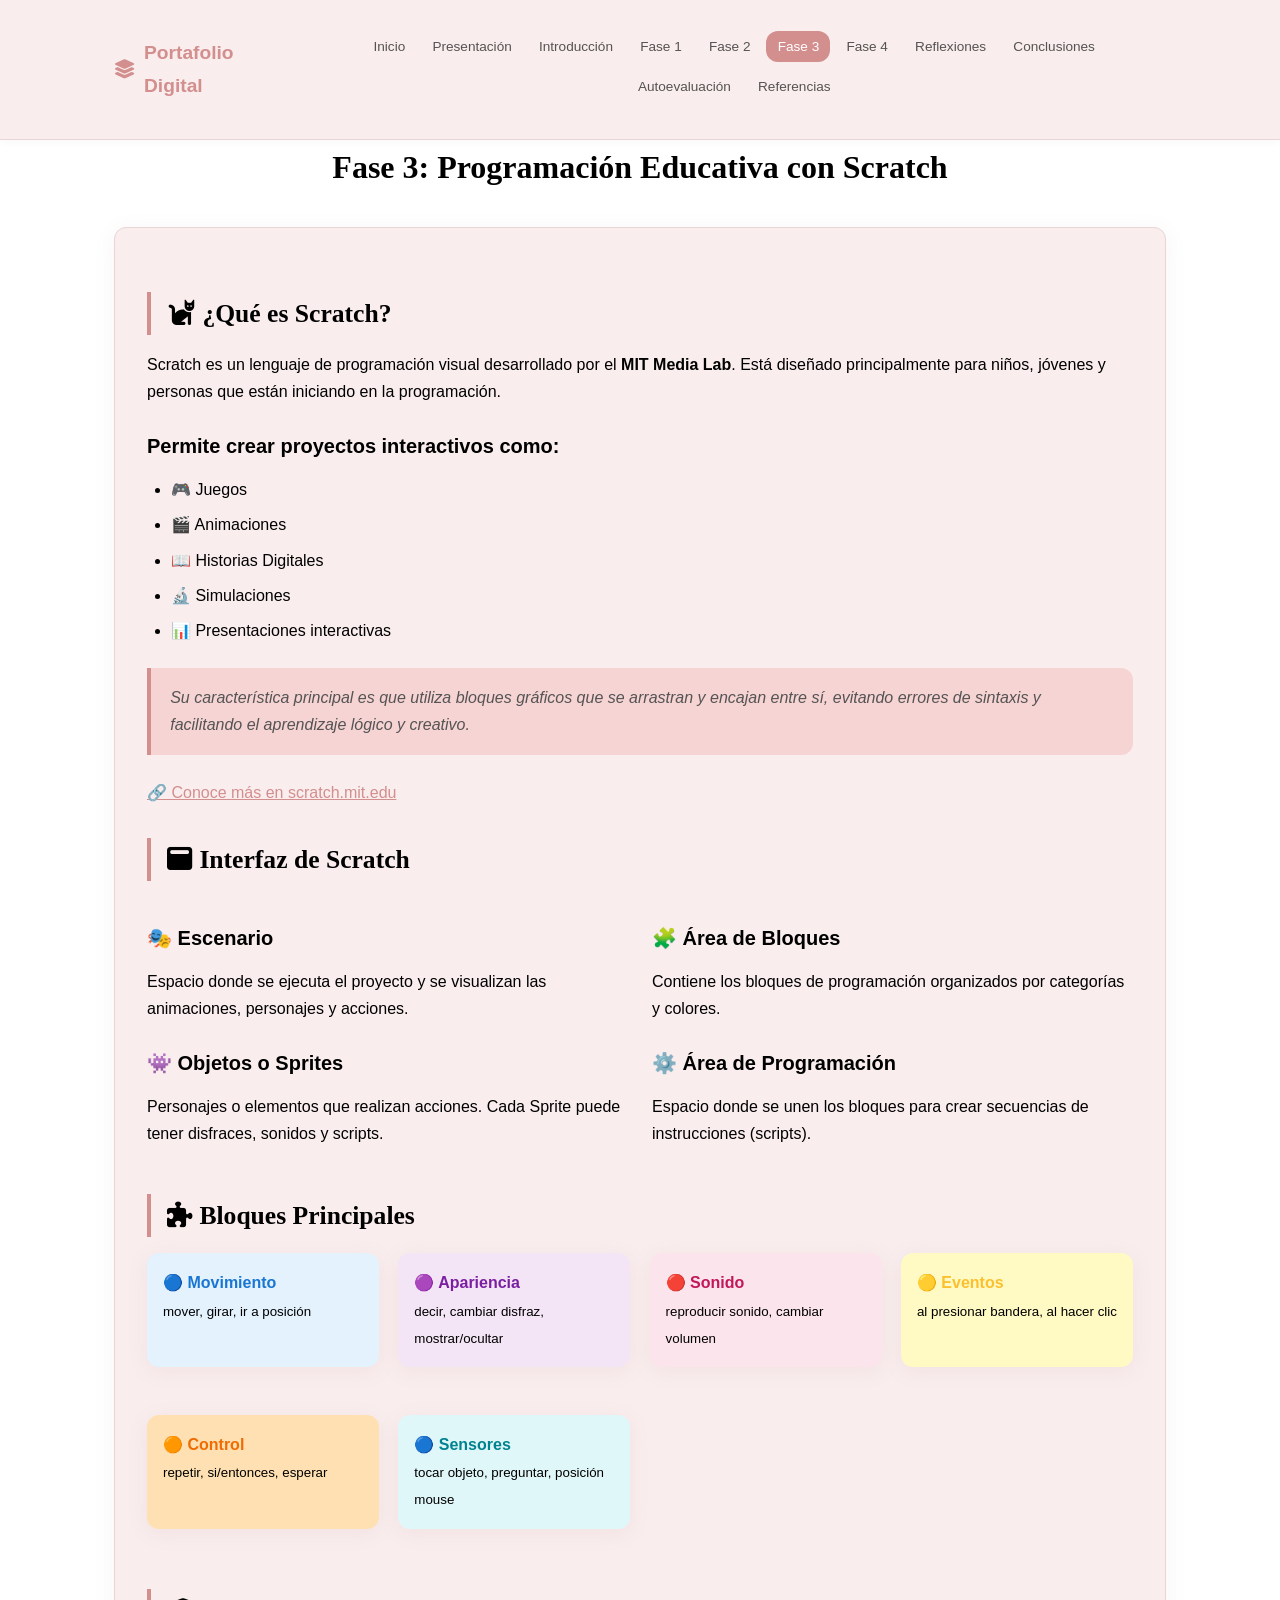
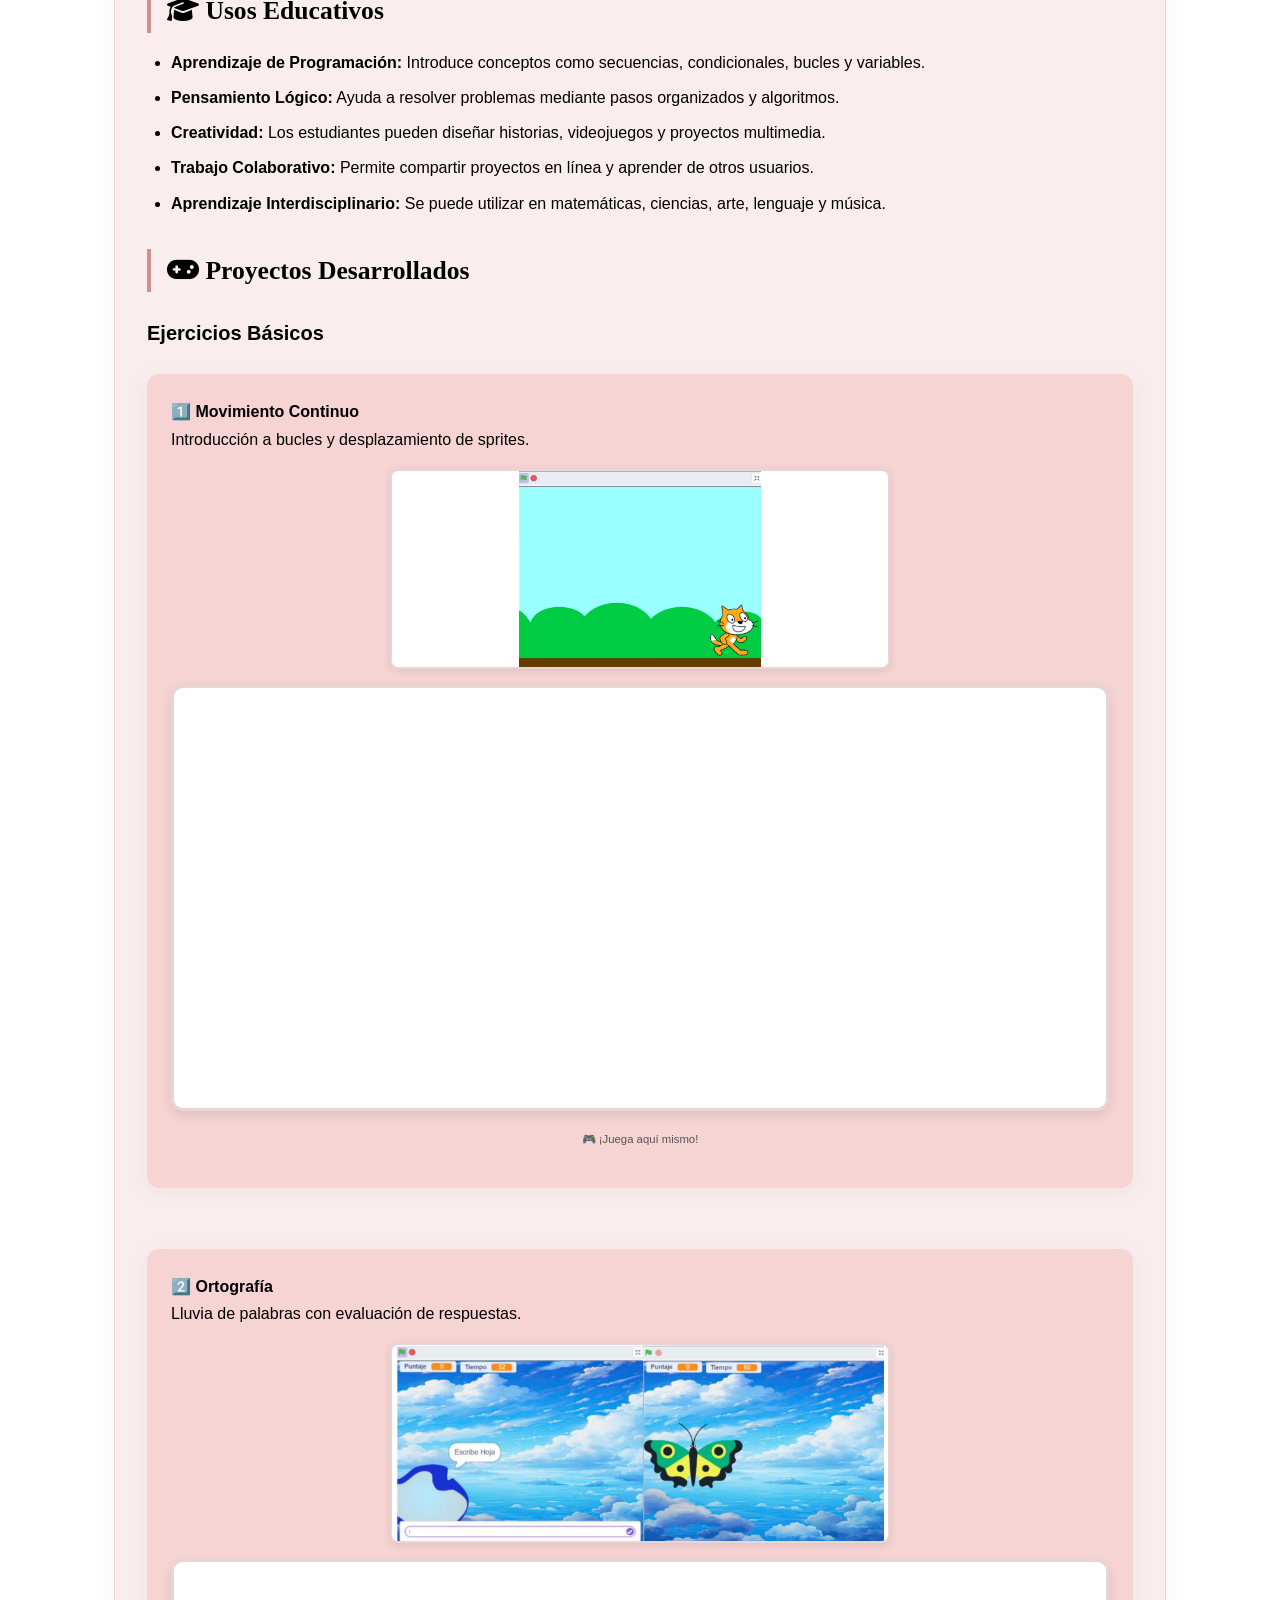
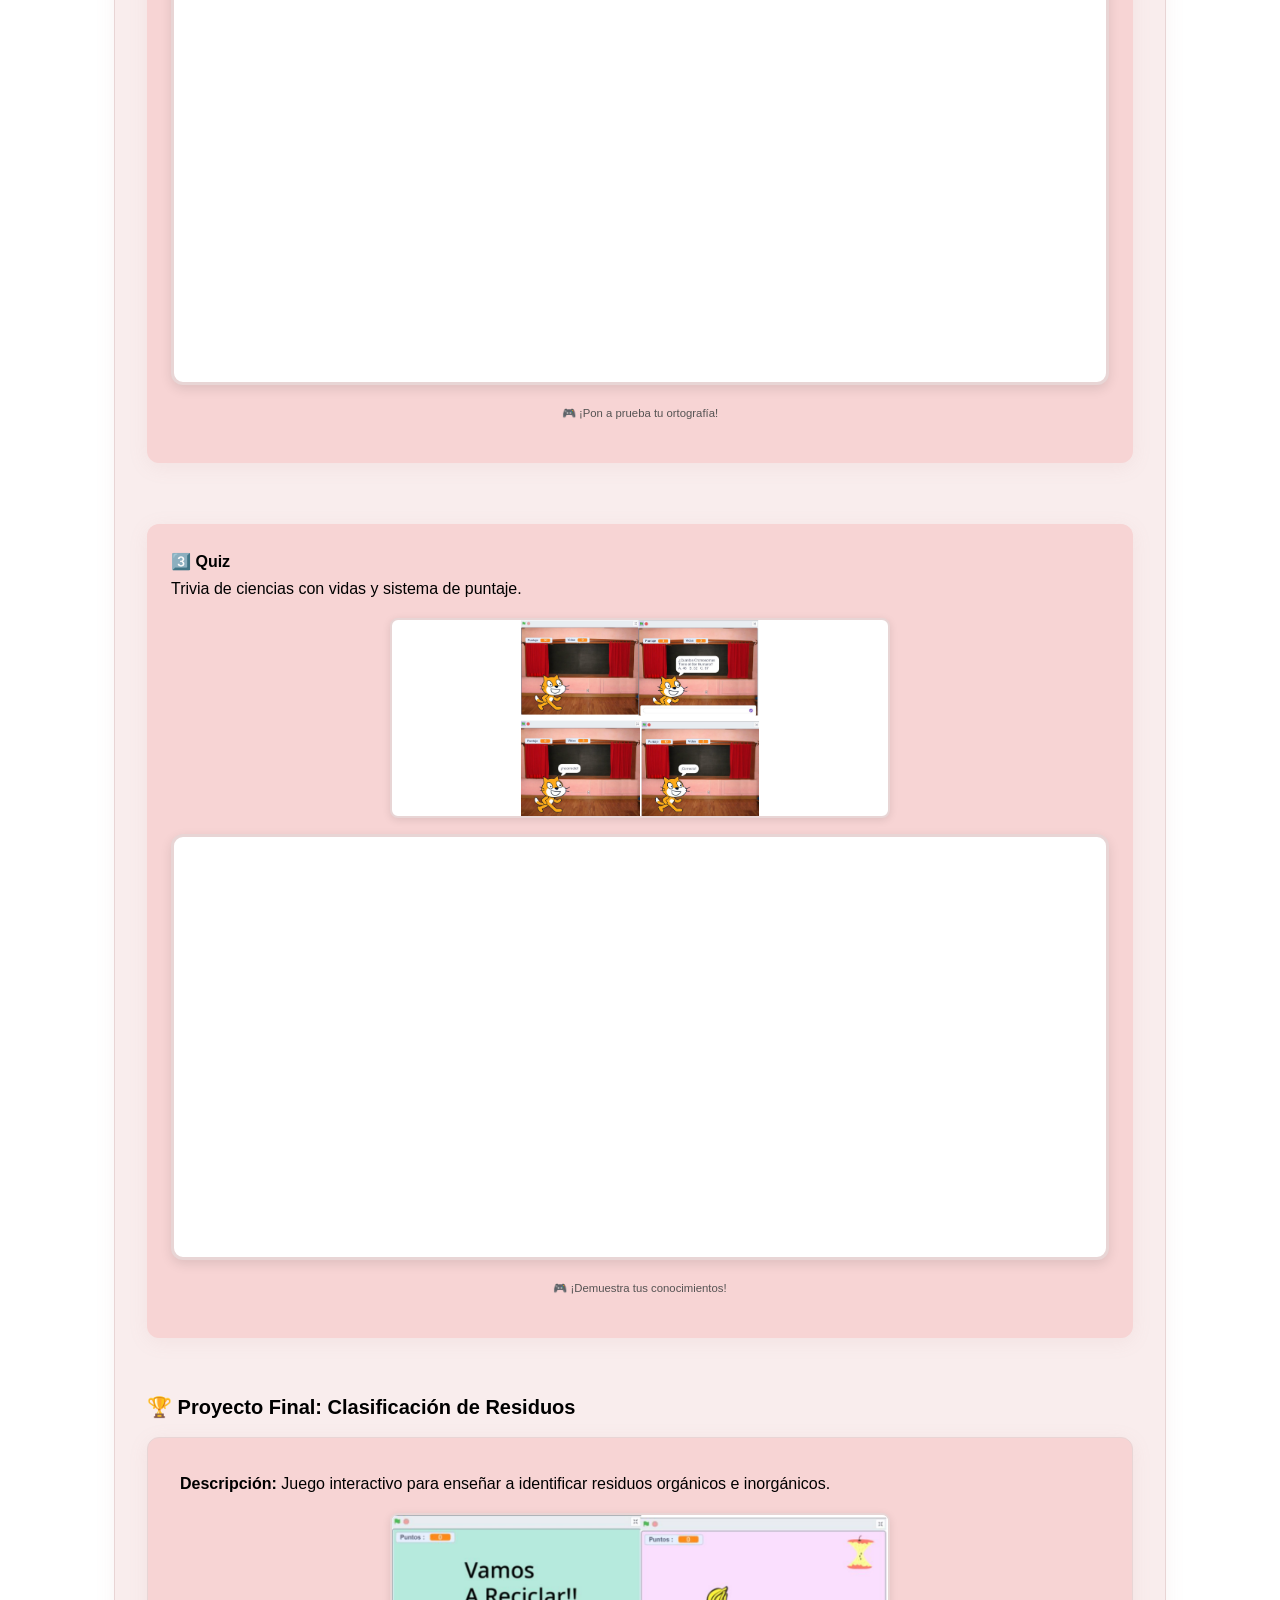
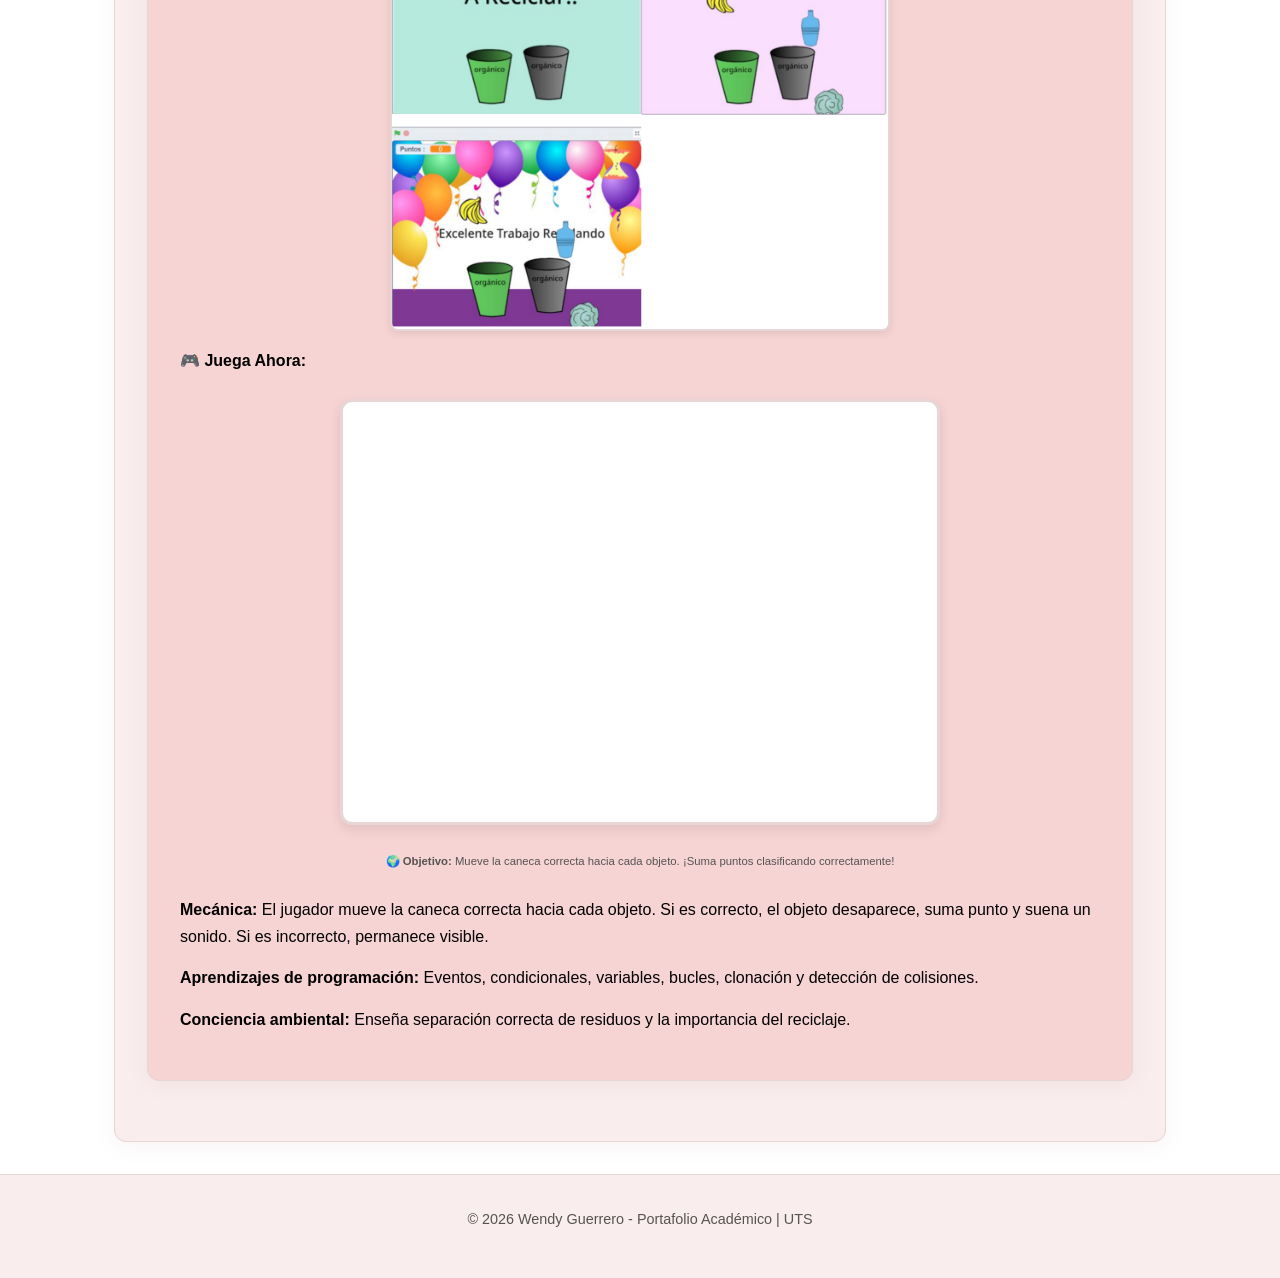
<file: fase3.html>
<!DOCTYPE html>
<html lang="es">

<head>
  <meta charset="UTF-8">
  <meta name="viewport" content="width=device-width, initial-scale=1.0">
  <title>Fase 3: Scratch</title>
  <link rel="stylesheet" href="css/variables.css">
  <link rel="stylesheet" href="css/style.css">
  <link rel="stylesheet" href="https://cdnjs.cloudflare.com/ajax/libs/font-awesome/6.4.0/css/all.min.css">
</head>

<body>

  <header>
    <div class="container">
      <nav>
        <div class="logo">
          <i class="fa-solid fa-layer-group"></i>Portafolio Digital
        </div>

        <!-- Botón Hamburguesa -->
        <button class="menu-toggle" aria-label="Menú">
          <span></span>
          <span></span>
          <span></span>
        </button>

        <ul class="nav-links">
          <li><a href="index.html">Inicio</a></li>
          <li><a href="presentacion.html">Presentación</a></li>
          <li><a href="introduccion.html">Introducción</a></li>
          <li><a href="fase1.html">Fase 1</a></li>
          <li><a href="fase2.html">Fase 2</a></li>
          <li><a href="fase3.html" class="active">Fase 3</a></li>
          <li><a href="fase4.html">Fase 4</a></li>
          <li><a href="reflexiones.html">Reflexiones</a></li>
          <li><a href="conclusiones.html">Conclusiones</a></li>
          <li><a href="autoevaluacion.html">Autoevaluación</a></li>
          <li><a href="referencias.html">Referencias</a></li>
        </ul>
      </nav>
    </div>
  </header>

  <main class="container">
    <h1>Fase 3: Programación Educativa con Scratch</h1>

    <div class="card">
      <h2><i class="fa-solid fa-cat"></i> ¿Qué es Scratch?</h2>
      <p>Scratch es un lenguaje de programación visual desarrollado por el <strong>MIT Media Lab</strong>. Está diseñado
        principalmente para niños, jóvenes y personas que están iniciando en la programación.</p>

      <h3>Permite crear proyectos interactivos como:</h3>
      <ul>
        <li>🎮 Juegos</li>
        <li>🎬 Animaciones</li>
        <li>📖 Historias Digitales</li>
        <li>🔬 Simulaciones</li>
        <li>📊 Presentaciones interactivas</li>
      </ul>
      <p class="quote">Su característica principal es que utiliza bloques gráficos que se arrastran y encajan entre sí,
        evitando errores de sintaxis y facilitando el aprendizaje lógico y creativo.</p>
      <p><a href="https://scratch.mit.edu" target="_blank" style="color:var(--primary-color);">🔗 Conoce más en
          scratch.mit.edu</a></p>

      <h2><i class="fa-solid fa-window-maximize"></i> Interfaz de Scratch</h2>
      <div class="grid-2">
        <div>
          <h3>🎭 Escenario</h3>
          <p>Espacio donde se ejecuta el proyecto y se visualizan las animaciones, personajes y acciones.</p>
          <h3>👾 Objetos o Sprites</h3>
          <p>Personajes o elementos que realizan acciones. Cada Sprite puede tener disfraces, sonidos y scripts.</p>
        </div>
        <div>
          <h3>🧩 Área de Bloques</h3>
          <p>Contiene los bloques de programación organizados por categorías y colores.</p>
          <h3>⚙️ Área de Programación</h3>
          <p>Espacio donde se unen los bloques para crear secuencias de instrucciones (scripts).</p>
        </div>
      </div>

      <h2><i class="fa-solid fa-puzzle-piece"></i> Bloques Principales</h2>
      <div class="grid-3">
        <div class="card" style="background:#e3f2fd; border:none; padding:1rem;">
          <h4 style="color:#1976d2;">🔵 Movimiento</h4>
          <small>mover, girar, ir a posición</small>
        </div>
        <div class="card" style="background:#f3e5f5; border:none; padding:1rem;">
          <h4 style="color:#7b1fa2;">🟣 Apariencia</h4>
          <small>decir, cambiar disfraz, mostrar/ocultar</small>
        </div>
        <div class="card" style="background:#fce4ec; border:none; padding:1rem;">
          <h4 style="color:#c2185b;">🔴 Sonido</h4>
          <small>reproducir sonido, cambiar volumen</small>
        </div>
        <div class="card" style="background:#fff9c4; border:none; padding:1rem;">
          <h4 style="color:#fbc02d;">🟡 Eventos</h4>
          <small>al presionar bandera, al hacer clic</small>
        </div>
        <div class="card" style="background:#ffe0b2; border:none; padding:1rem;">
          <h4 style="color:#ef6c00;">🟠 Control</h4>
          <small>repetir, si/entonces, esperar</small>
        </div>
        <div class="card" style="background:#e0f7fa; border:none; padding:1rem;">
          <h4 style="color:#00838f;">🔵 Sensores</h4>
          <small>tocar objeto, preguntar, posición mouse</small>
        </div>
      </div>

      <h2><i class="fa-solid fa-graduation-cap"></i> Usos Educativos</h2>
      <ul>
        <li><strong>Aprendizaje de Programación:</strong> Introduce conceptos como secuencias, condicionales, bucles y
          variables.</li>
        <li><strong>Pensamiento Lógico:</strong> Ayuda a resolver problemas mediante pasos organizados y algoritmos.
        </li>
        <li><strong>Creatividad:</strong> Los estudiantes pueden diseñar historias, videojuegos y proyectos multimedia.
        </li>
        <li><strong>Trabajo Colaborativo:</strong> Permite compartir proyectos en línea y aprender de otros usuarios.
        </li>
        <li><strong>Aprendizaje Interdisciplinario:</strong> Se puede utilizar en matemáticas, ciencias, arte, lenguaje
          y música.</li>
      </ul>

      <h2><i class="fa-solid fa-gamepad"></i> Proyectos Desarrollados</h2>

      <h3>Ejercicios Básicos</h3>
      <div class="exercises-column">

        <!-- Ejercicio 1: Movimiento Continuo -->
        <div class="card exercise-card" style="background:var(--secondary-color); border:none;">
          <h4>1️⃣ Movimiento Continuo</h4>
          <p>Introducción a bucles y desplazamiento de sprites.</p>

          <!-- Captura arriba -->
          <img src="img/scratch/movimiento-continuo.png" alt="Captura del ejercicio Movimiento Continuo en Scratch"
            class="scratch-screenshot">

          <!-- Juego embebido abajo -->
          <div class="scratch-embed">
            <iframe src="https://scratch.mit.edu/projects/1324603470/embed" allowtransparency="true" width="100%"
              height="400" frameborder="0" scrolling="no" allowfullscreen>
            </iframe>
          </div>
          <p class="caption"><small>🎮 ¡Juega aquí mismo!</small></p>
        </div>

        <!-- Ejercicio 2: Ortografía -->
        <div class="card exercise-card" style="background:var(--secondary-color); border:none;">
          <h4>2️⃣ Ortografía</h4>
          <p>Lluvia de palabras con evaluación de respuestas.</p>

          <!-- Captura arriba -->
          <img src="img/scratch/ortografia.png" alt="Captura del ejercicio de Ortografía en Scratch"
            class="scratch-screenshot">

          <!-- Juego embebido abajo -->
          <div class="scratch-embed">
            <iframe src="https://scratch.mit.edu/projects/1299523775/embed" allowtransparency="true" width="100%"
              height="400" frameborder="0" scrolling="no" allowfullscreen>
            </iframe>
          </div>
          <p class="caption"><small>🎮 ¡Pon a prueba tu ortografía!</small></p>
        </div>

        <!-- Ejercicio 3: Quiz -->
        <div class="card exercise-card" style="background:var(--secondary-color); border:none;">
          <h4>3️⃣ Quiz</h4>
          <p>Trivia de ciencias con vidas y sistema de puntaje.</p>

          <!-- Captura arriba -->
          <img src="img/scratch/quiz-ciencias.png" alt="Captura del Quiz de Ciencias en Scratch"
            class="scratch-screenshot">

          <!-- Juego embebido abajo -->
          <div class="scratch-embed">
            <iframe src="https://scratch.mit.edu/projects/1297466841/embed" allowtransparency="true" width="100%"
              height="400" frameborder="0" scrolling="no" allowfullscreen>
            </iframe>
          </div>
          <p class="caption"><small>🎮 ¡Demuestra tus conocimientos!</small></p>
        </div>

      </div>

      <h3>🏆 Proyecto Final: Clasificación de Residuos</h3>
      <div class="card" style="background:var(--secondary-color);">
        <p><strong>Descripción:</strong> Juego interactivo para enseñar a identificar residuos orgánicos e inorgánicos.
        </p>

        <img src="img/scratch/clasificacion-residuos.png" alt="Juego de Clasificación de Residuos en Scratch"
          class="scratch-screenshot" style="max-height:250vh; margin-top:1rem;">

        <h4>🎮 Juega Ahora:</h4>
        <div class="scratch-embed" style="max-width: 600px; margin: 1.5rem auto;">
          <iframe src="https://scratch.mit.edu/projects/1324627206/embed" allowtransparency="true" width="100%"
            height="450" frameborder="0" scrolling="no" allowfullscreen>
          </iframe>
        </div>
        <p class="caption" style="text-align: center; margin-bottom: 1.5rem;">
          <small>🌍 <strong>Objetivo:</strong> Mueve la caneca correcta hacia cada objeto.
            ¡Suma puntos clasificando correctamente!</small>
        </p>

        <p><strong>Mecánica:</strong> El jugador mueve la caneca correcta hacia cada objeto. Si es correcto, el objeto
          desaparece, suma punto y suena un sonido. Si es incorrecto, permanece visible.</p>

        <p><strong>Aprendizajes de programación:</strong> Eventos, condicionales, variables, bucles, clonación y
          detección de colisiones.</p>

        <p><strong>Conciencia ambiental:</strong> Enseña separación correcta de residuos y la importancia del reciclaje.
        </p>
      </div>

    </div>
  </main>

  <footer>
    <p>© 2026 Wendy Guerrero - Portafolio Académico | UTS</p>
  </footer>
  <script src="js/main.js"></script>
</body>

</html>
</file>
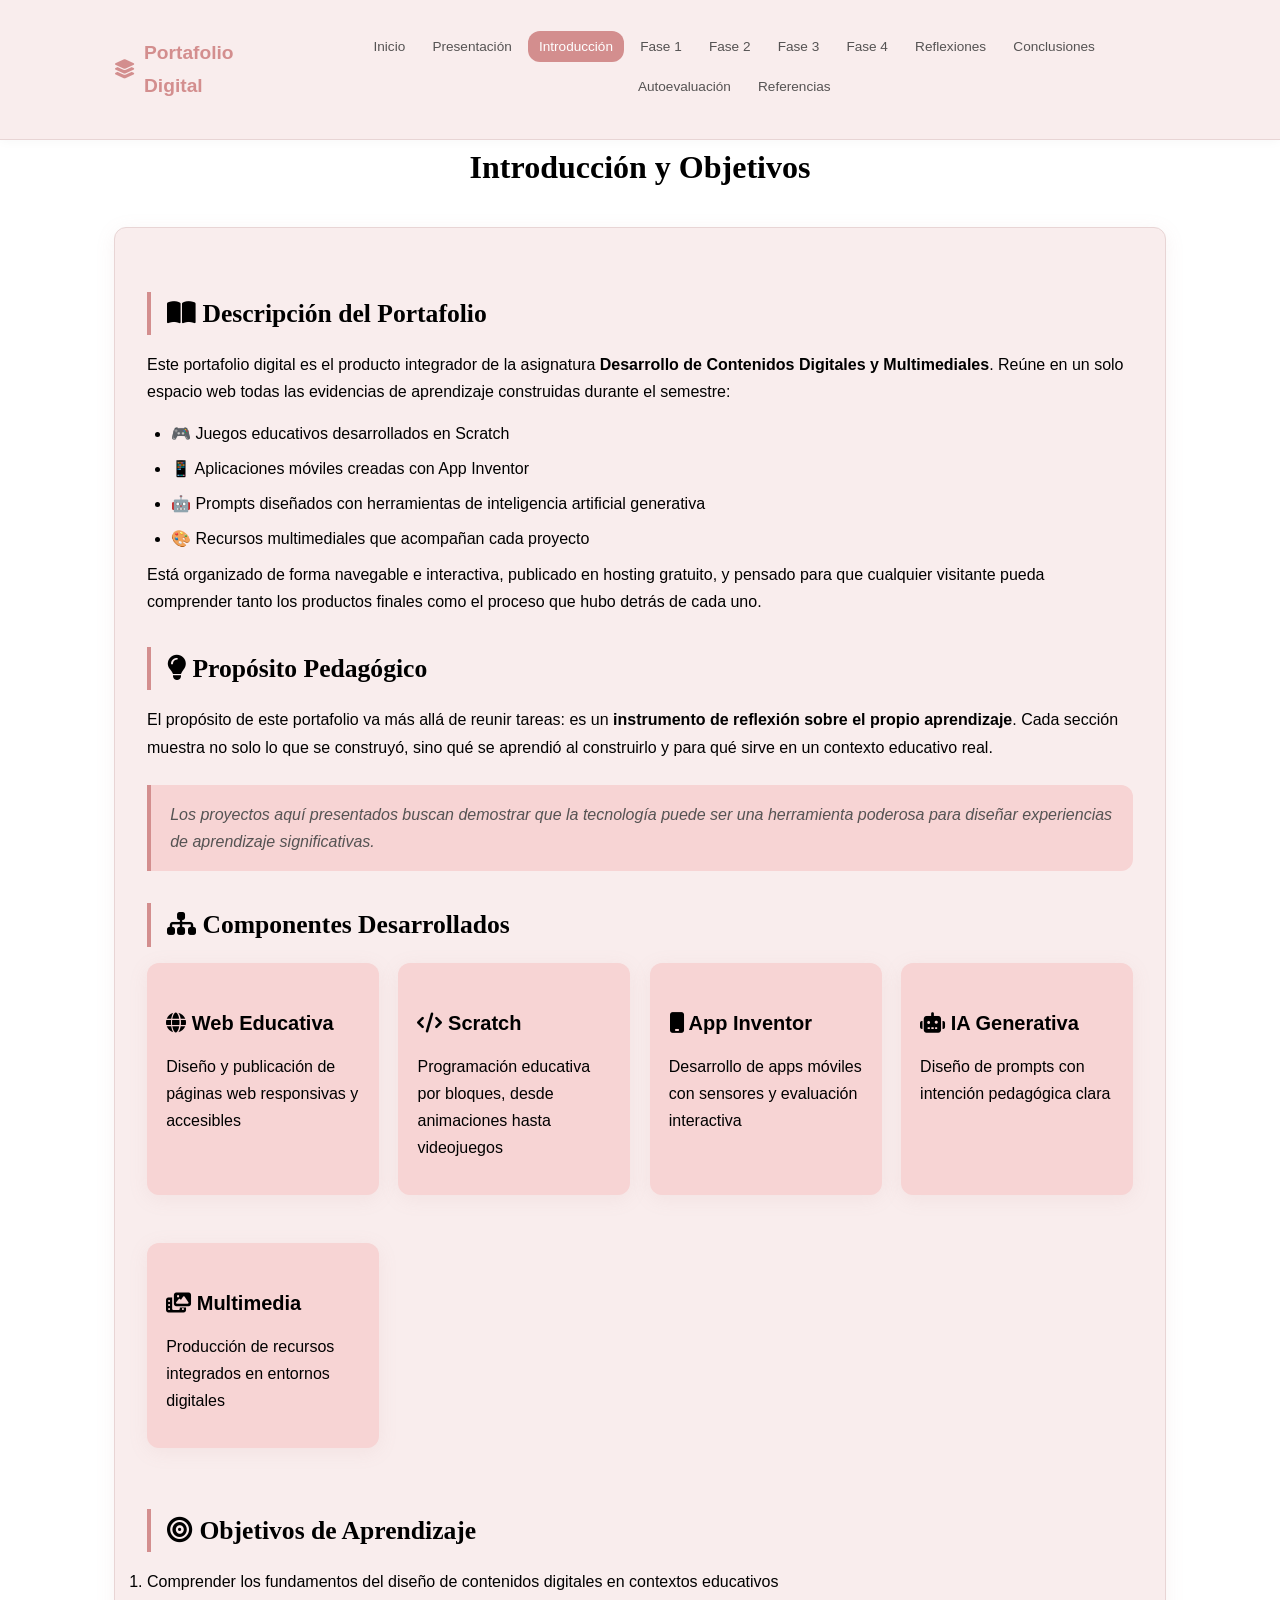
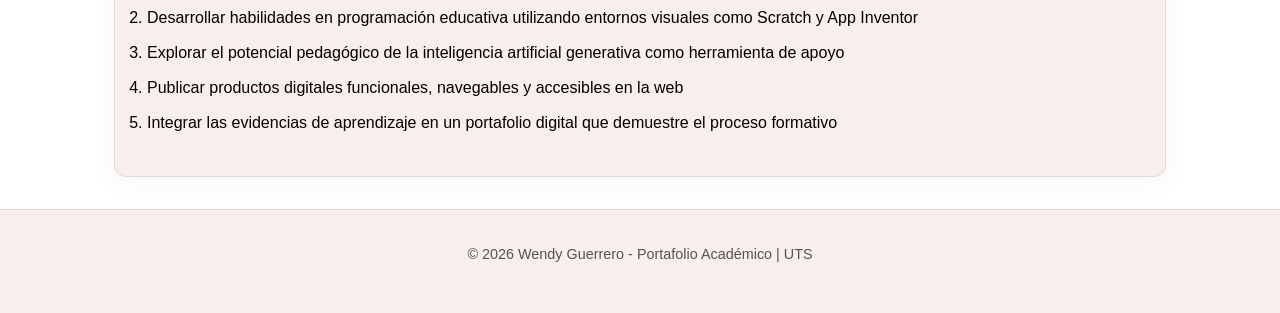
<file: introduccion.html>
<!DOCTYPE html>
<html lang="es">
<head>
  <meta charset="UTF-8">
  <meta name="viewport" content="width=device-width, initial-scale=1.0">
  <title>Introducción y Objetivos - Portafolio</title>
  <link rel="stylesheet" href="css/variables.css">
  <link rel="stylesheet" href="css/style.css">
  <link rel="stylesheet" href="https://cdnjs.cloudflare.com/ajax/libs/font-awesome/6.4.0/css/all.min.css">
</head>
<body>

<header>
  <div class="container">
    <nav>
      <div class="logo">
        <i class="fa-solid fa-layer-group"></i>Portafolio Digital
      </div>
      
      <!-- Botón Hamburguesa -->
      <button class="menu-toggle" aria-label="Menú">
        <span></span>
        <span></span>
        <span></span>
      </button>
      
      <ul class="nav-links">
        <li><a href="index.html">Inicio</a></li>
        <li><a href="presentacion.html">Presentación</a></li>
        <li><a href="introduccion.html" class="active">Introducción</a></li>
        <li><a href="fase1.html">Fase 1</a></li>
        <li><a href="fase2.html">Fase 2</a></li>
        <li><a href="fase3.html">Fase 3</a></li>
        <li><a href="fase4.html">Fase 4</a></li>
        <li><a href="reflexiones.html">Reflexiones</a></li>
        <li><a href="conclusiones.html">Conclusiones</a></li>
        <li><a href="autoevaluacion.html">Autoevaluación</a></li>
        <li><a href="referencias.html">Referencias</a></li>
      </ul>
    </nav>
  </div>
</header>

  <main class="container">
    <h1>Introducción y Objetivos</h1>
    
    <div class="card">
      <h2><i class="fa-solid fa-book-open"></i> Descripción del Portafolio</h2>
      <p>Este portafolio digital es el producto integrador de la asignatura <strong>Desarrollo de Contenidos Digitales y Multimediales</strong>. Reúne en un solo espacio web todas las evidencias de aprendizaje construidas durante el semestre:</p>
      <ul>
        <li>🎮 Juegos educativos desarrollados en Scratch</li>
        <li>📱 Aplicaciones móviles creadas con App Inventor</li>
        <li>🤖 Prompts diseñados con herramientas de inteligencia artificial generativa</li>
        <li>🎨 Recursos multimediales que acompañan cada proyecto</li>
      </ul>
      <p>Está organizado de forma navegable e interactiva, publicado en hosting gratuito, y pensado para que cualquier visitante pueda comprender tanto los productos finales como el proceso que hubo detrás de cada uno.</p>

      <h2><i class="fa-solid fa-lightbulb"></i> Propósito Pedagógico</h2>
      <p>El propósito de este portafolio va más allá de reunir tareas: es un <strong>instrumento de reflexión sobre el propio aprendizaje</strong>. Cada sección muestra no solo lo que se construyó, sino qué se aprendió al construirlo y para qué sirve en un contexto educativo real.</p>
      <p class="quote">Los proyectos aquí presentados buscan demostrar que la tecnología puede ser una herramienta poderosa para diseñar experiencias de aprendizaje significativas.</p>

      <h2><i class="fa-solid fa-sitemap"></i> Componentes Desarrollados</h2>
      <div class="grid-3">
        <div class="card" style="background:var(--secondary-color); border:none; padding:1.2rem;">
          <h3><i class="fa-solid fa-globe"></i> Web Educativa</h3>
          <p>Diseño y publicación de páginas web responsivas y accesibles</p>
        </div>
        <div class="card" style="background:var(--secondary-color); border:none; padding:1.2rem;">
          <h3><i class="fa-solid fa-code"></i> Scratch</h3>
          <p>Programación educativa por bloques, desde animaciones hasta videojuegos</p>
        </div>
        <div class="card" style="background:var(--secondary-color); border:none; padding:1.2rem;">
          <h3><i class="fa-solid fa-mobile"></i> App Inventor</h3>
          <p>Desarrollo de apps móviles con sensores y evaluación interactiva</p>
        </div>
        <div class="card" style="background:var(--secondary-color); border:none; padding:1.2rem;">
          <h3><i class="fa-solid fa-robot"></i> IA Generativa</h3>
          <p>Diseño de prompts con intención pedagógica clara</p>
        </div>
        <div class="card" style="background:var(--secondary-color); border:none; padding:1.2rem;">
          <h3><i class="fa-solid fa-photo-film"></i> Multimedia</h3>
          <p>Producción de recursos integrados en entornos digitales</p>
        </div>
      </div>

      <h2><i class="fa-solid fa-bullseye"></i> Objetivos de Aprendizaje</h2>
      <ol>
        <li>Comprender los fundamentos del diseño de contenidos digitales en contextos educativos</li>
        <li>Desarrollar habilidades en programación educativa utilizando entornos visuales como Scratch y App Inventor</li>
        <li>Explorar el potencial pedagógico de la inteligencia artificial generativa como herramienta de apoyo</li>
        <li>Publicar productos digitales funcionales, navegables y accesibles en la web</li>
        <li>Integrar las evidencias de aprendizaje en un portafolio digital que demuestre el proceso formativo</li>
      </ol>
    </div>
  </main>

  <footer>
    <p>© 2026 Wendy Guerrero - Portafolio Académico | UTS</p>
  </footer>
  <script src="js/main.js"></script>

</body>
</html>
</file>
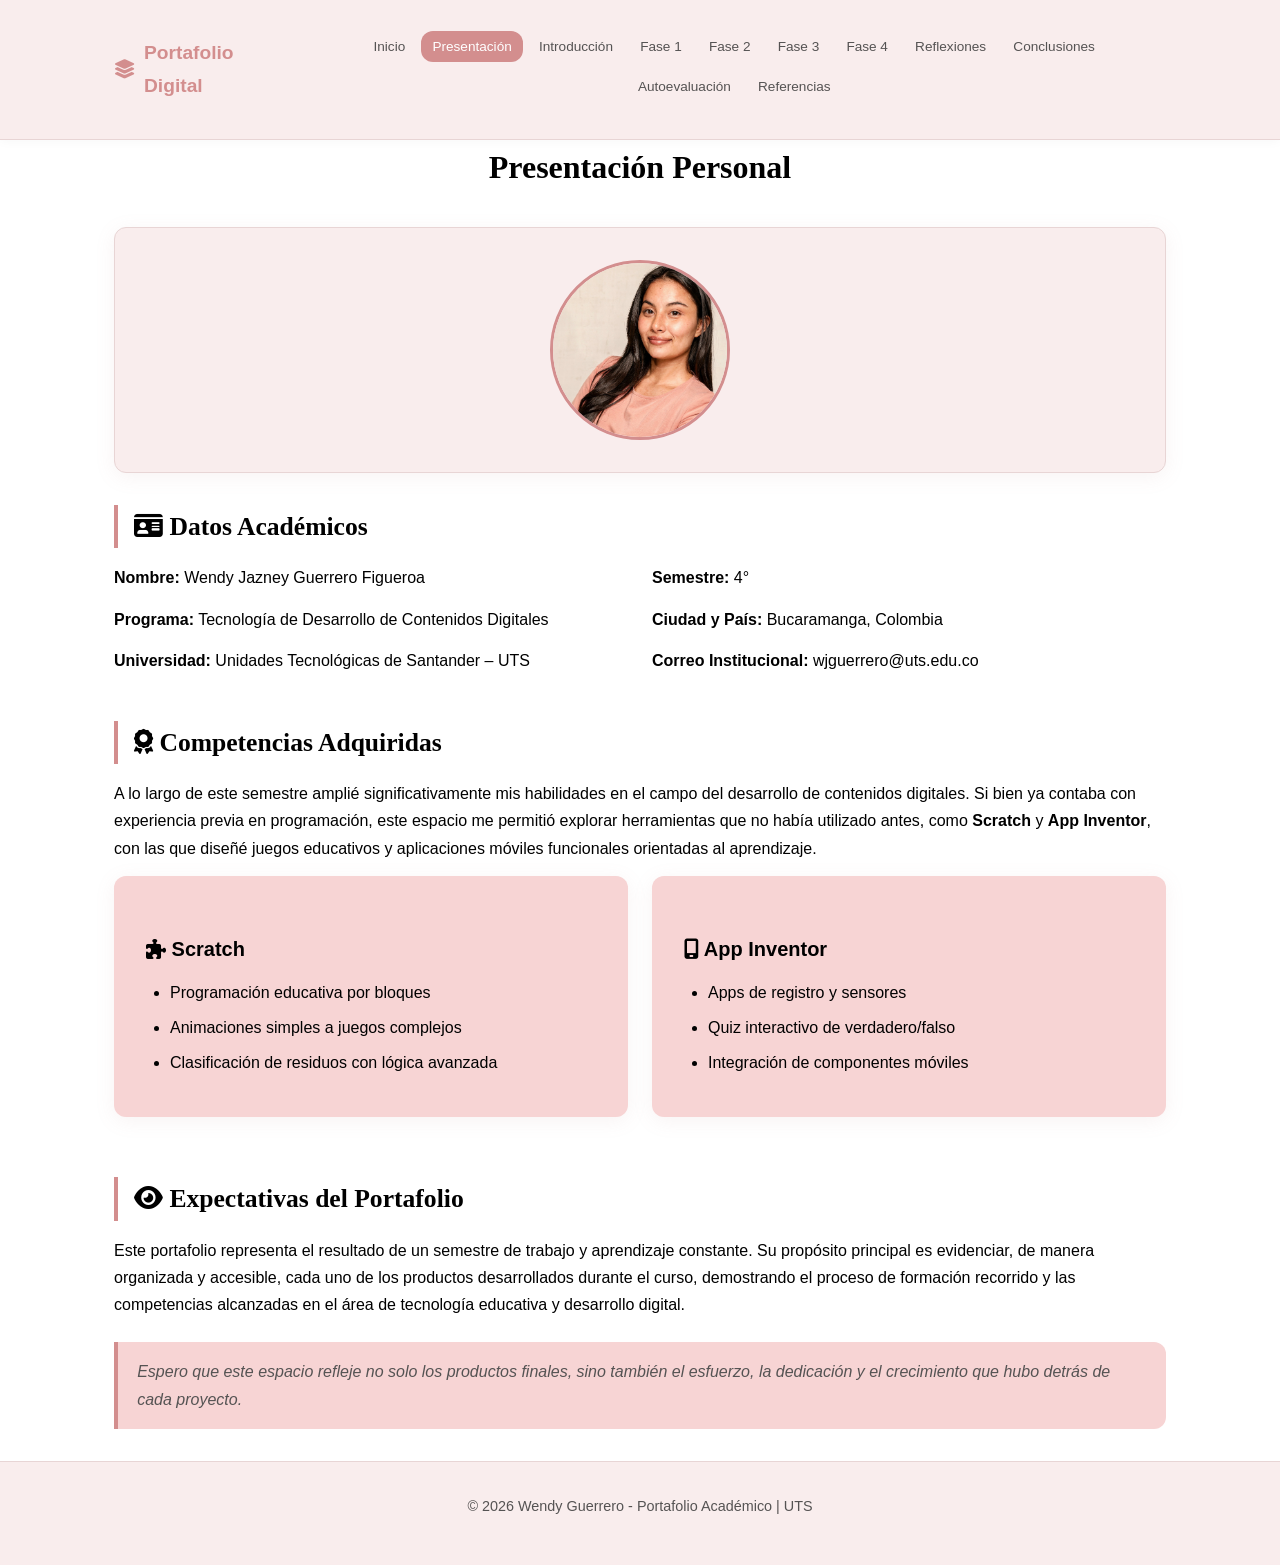
<file: presentacion.html>
<!DOCTYPE html>
<html lang="es">

<head>
  <meta charset="UTF-8">
  <meta name="viewport" content="width=device-width, initial-scale=1.0">
  <title>Presentación Personal - Portafolio</title>
  <link rel="stylesheet" href="css/variables.css">
  <link rel="stylesheet" href="css/style.css">
  <link rel="stylesheet" href="https://cdnjs.cloudflare.com/ajax/libs/font-awesome/6.4.0/css/all.min.css">
</head>

<body>
  <header>
    <div class="container">
      <nav>
        <div class="logo">
          <i class="fa-solid fa-layer-group"></i>Portafolio Digital
        </div>

        <!-- Botón Hamburguesa -->
        <button class="menu-toggle" aria-label="Menú">
          <span></span>
          <span></span>
          <span></span>
        </button>

        <ul class="nav-links">
          <li><a href="index.html">Inicio</a></li>
          <li><a href="presentacion.html" class="active">Presentación</a></li>
          <li><a href="introduccion.html">Introducción</a></li>
          <li><a href="fase1.html">Fase 1</a></li>
          <li><a href="fase2.html">Fase 2</a></li>
          <li><a href="fase3.html">Fase 3</a></li>
          <li><a href="fase4.html">Fase 4</a></li>
          <li><a href="reflexiones.html">Reflexiones</a></li>
          <li><a href="conclusiones.html">Conclusiones</a></li>
          <li><a href="autoevaluacion.html">Autoevaluación</a></li>
          <li><a href="referencias.html">Referencias</a></li>
        </ul>
      </nav>
    </div>
  </header>

  <main class="container">
    <h1>Presentación Personal</h1>

    <div class="card">
      <img src="img/foto-wendy.jpeg" alt="Wendy Jazney Guerrero Figueroa - Estudiante UTS" 
     style="width:180px; height:180px; border-radius:50%; object-fit:cover; border:3px solid var(--primary-color); margin:0 auto; display:block;">
      </div>

      <h2><i class="fa-solid fa-id-card"></i> Datos Académicos</h2>
      <div class="grid-2">
        <div>
          <p><strong>Nombre:</strong> Wendy Jazney Guerrero Figueroa</p>
          <p><strong>Programa:</strong> Tecnología de Desarrollo de Contenidos Digitales</p>
          <p><strong>Universidad:</strong> Unidades Tecnológicas de Santander – UTS</p>
        </div>
        <div>
          <p><strong>Semestre:</strong> 4°</p>
          <p><strong>Ciudad y País:</strong> Bucaramanga, Colombia</p>
          <p><strong>Correo Institucional:</strong> wjguerrero@uts.edu.co</p>
        </div>
      </div>

      <h2><i class="fa-solid fa-award"></i> Competencias Adquiridas</h2>
      <p>A lo largo de este semestre amplié significativamente mis habilidades en el campo del desarrollo de contenidos
        digitales. Si bien ya contaba con experiencia previa en programación, este espacio me permitió explorar
        herramientas que no había utilizado antes, como <strong>Scratch</strong> y <strong>App Inventor</strong>, con
        las que diseñé juegos educativos y aplicaciones móviles funcionales orientadas al aprendizaje.</p>

      <div class="grid-2">
        <div class="card" style="background:var(--secondary-color); border:none;">
          <h3><i class="fa-solid fa-puzzle-piece"></i> Scratch</h3>
          <ul>
            <li>Programación educativa por bloques</li>
            <li>Animaciones simples a juegos complejos</li>
            <li>Clasificación de residuos con lógica avanzada</li>
          </ul>
        </div>
        <div class="card" style="background:var(--secondary-color); border:none;">
          <h3><i class="fa-solid fa-mobile-screen"></i> App Inventor</h3>
          <ul>
            <li>Apps de registro y sensores</li>
            <li>Quiz interactivo de verdadero/falso</li>
            <li>Integración de componentes móviles</li>
          </ul>
        </div>
      </div>

      <h2><i class="fa-solid fa-eye"></i> Expectativas del Portafolio</h2>
      <p>Este portafolio representa el resultado de un semestre de trabajo y aprendizaje constante. Su propósito
        principal es evidenciar, de manera organizada y accesible, cada uno de los productos desarrollados durante el
        curso, demostrando el proceso de formación recorrido y las competencias alcanzadas en el área de tecnología
        educativa y desarrollo digital.</p>
      <p class="quote">Espero que este espacio refleje no solo los productos finales, sino también el esfuerzo, la
        dedicación y el crecimiento que hubo detrás de cada proyecto.</p>
    </div>
  </main>

  <footer>
    <p>© 2026 Wendy Guerrero - Portafolio Académico | UTS</p>
  </footer>
  <script src="js/main.js"></script>

</body>

</html>
</file>
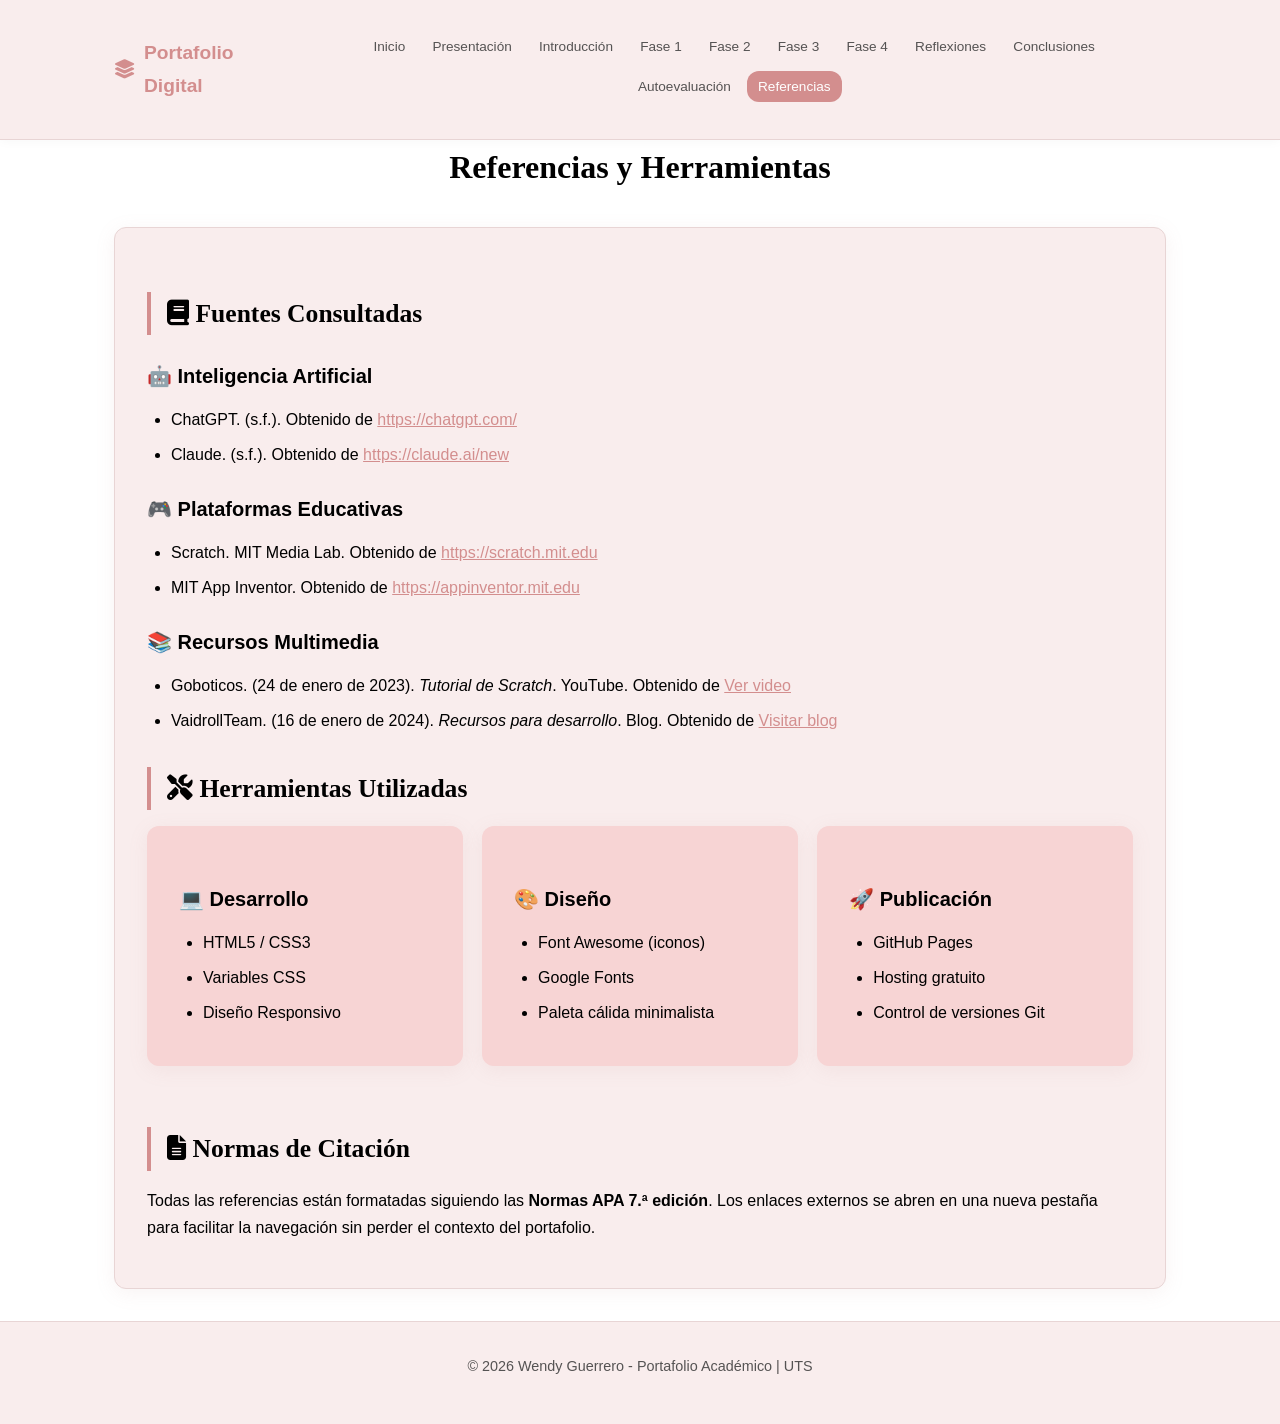
<file: referencias.html>
<!DOCTYPE html>
<html lang="es">

<head>
  <meta charset="UTF-8">
  <meta name="viewport" content="width=device-width, initial-scale=1.0">
  <title>Referencias y Herramientas</title>
  <link rel="stylesheet" href="css/variables.css">
  <link rel="stylesheet" href="css/style.css">
  <link rel="stylesheet" href="https://cdnjs.cloudflare.com/ajax/libs/font-awesome/6.4.0/css/all.min.css">
</head>

<body>

  <header>
    <div class="container">
      <nav>
        <div class="logo">
          <i class="fa-solid fa-layer-group"></i>Portafolio Digital
        </div>

        <!-- Botón Hamburguesa -->
        <button class="menu-toggle" aria-label="Menú">
          <span></span>
          <span></span>
          <span></span>
        </button>

        <ul class="nav-links">
          <li><a href="index.html">Inicio</a></li>
          <li><a href="presentacion.html">Presentación</a></li>
          <li><a href="introduccion.html">Introducción</a></li>
          <li><a href="fase1.html">Fase 1</a></li>
          <li><a href="fase2.html">Fase 2</a></li>
          <li><a href="fase3.html">Fase 3</a></li>
          <li><a href="fase4.html">Fase 4</a></li>
          <li><a href="reflexiones.html">Reflexiones</a></li>
          <li><a href="conclusiones.html">Conclusiones</a></li>
          <li><a href="autoevaluacion.html">Autoevaluación</a></li>
          <li><a href="referencias.html" class="active">Referencias</a></li>
        </ul>
      </nav>
    </div>
  </header>

  <main class="container">
    <h1>Referencias y Herramientas</h1>

    <div class="card">
      <h2><i class="fa-solid fa-book"></i> Fuentes Consultadas</h2>

      <h3>🤖 Inteligencia Artificial</h3>
      <ul>
        <li>ChatGPT. (s.f.). Obtenido de <a href="https://chatgpt.com/" target="_blank"
            style="color:var(--primary-color);">https://chatgpt.com/</a></li>
        <li>Claude. (s.f.). Obtenido de <a href="https://claude.ai/new" target="_blank"
            style="color:var(--primary-color);">https://claude.ai/new</a></li>
      </ul>

      <h3>🎮 Plataformas Educativas</h3>
      <ul>
        <li>Scratch. MIT Media Lab. Obtenido de <a href="https://scratch.mit.edu" target="_blank"
            style="color:var(--primary-color);">https://scratch.mit.edu</a></li>
        <li>MIT App Inventor. Obtenido de <a href="https://appinventor.mit.edu" target="_blank"
            style="color:var(--primary-color);">https://appinventor.mit.edu</a></li>
      </ul>

      <h3>📚 Recursos Multimedia</h3>
      <ul>
        <li>Goboticos. (24 de enero de 2023). <em>Tutorial de Scratch</em>. YouTube. Obtenido de <a
            href="https://www.youtube.com/watch?v=eEg9dwNZDdc" target="_blank" style="color:var(--primary-color);">Ver
            video</a></li>
        <li>VaidrollTeam. (16 de enero de 2024). <em>Recursos para desarrollo</em>. Blog. Obtenido de <a
            href="https://vaidrollteam.blogspot.com/" target="_blank" style="color:var(--primary-color);">Visitar
            blog</a></li>
      </ul>

      <h2><i class="fa-solid fa-tools"></i> Herramientas Utilizadas</h2>
      <div class="grid-3">
        <div class="card" style="background:var(--secondary-color); border:none;">
          <h3>💻 Desarrollo</h3>
          <ul>
            <li>HTML5 / CSS3</li>
            <li>Variables CSS</li>
            <li>Diseño Responsivo</li>
          </ul>
        </div>
        <div class="card" style="background:var(--secondary-color); border:none;">
          <h3>🎨 Diseño</h3>
          <ul>
            <li>Font Awesome (iconos)</li>
            <li>Google Fonts</li>
            <li>Paleta cálida minimalista</li>
          </ul>
        </div>
        <div class="card" style="background:var(--secondary-color); border:none;">
          <h3>🚀 Publicación</h3>
          <ul>
            <li>GitHub Pages</li>
            <li>Hosting gratuito</li>
            <li>Control de versiones Git</li>
          </ul>
        </div>
      </div>

      <h2><i class="fa-solid fa-file-lines"></i> Normas de Citación</h2>
      <p>Todas las referencias están formatadas siguiendo las <strong>Normas APA 7.ª edición</strong>. Los enlaces
        externos se abren en una nueva pestaña para facilitar la navegación sin perder el contexto del portafolio.</p>

    </div>
  </main>

  <footer>
    <p>© 2026 Wendy Guerrero - Portafolio Académico | UTS</p>
  </footer>
  <script src="js/main.js"></script>
</body>

</html>
</file>
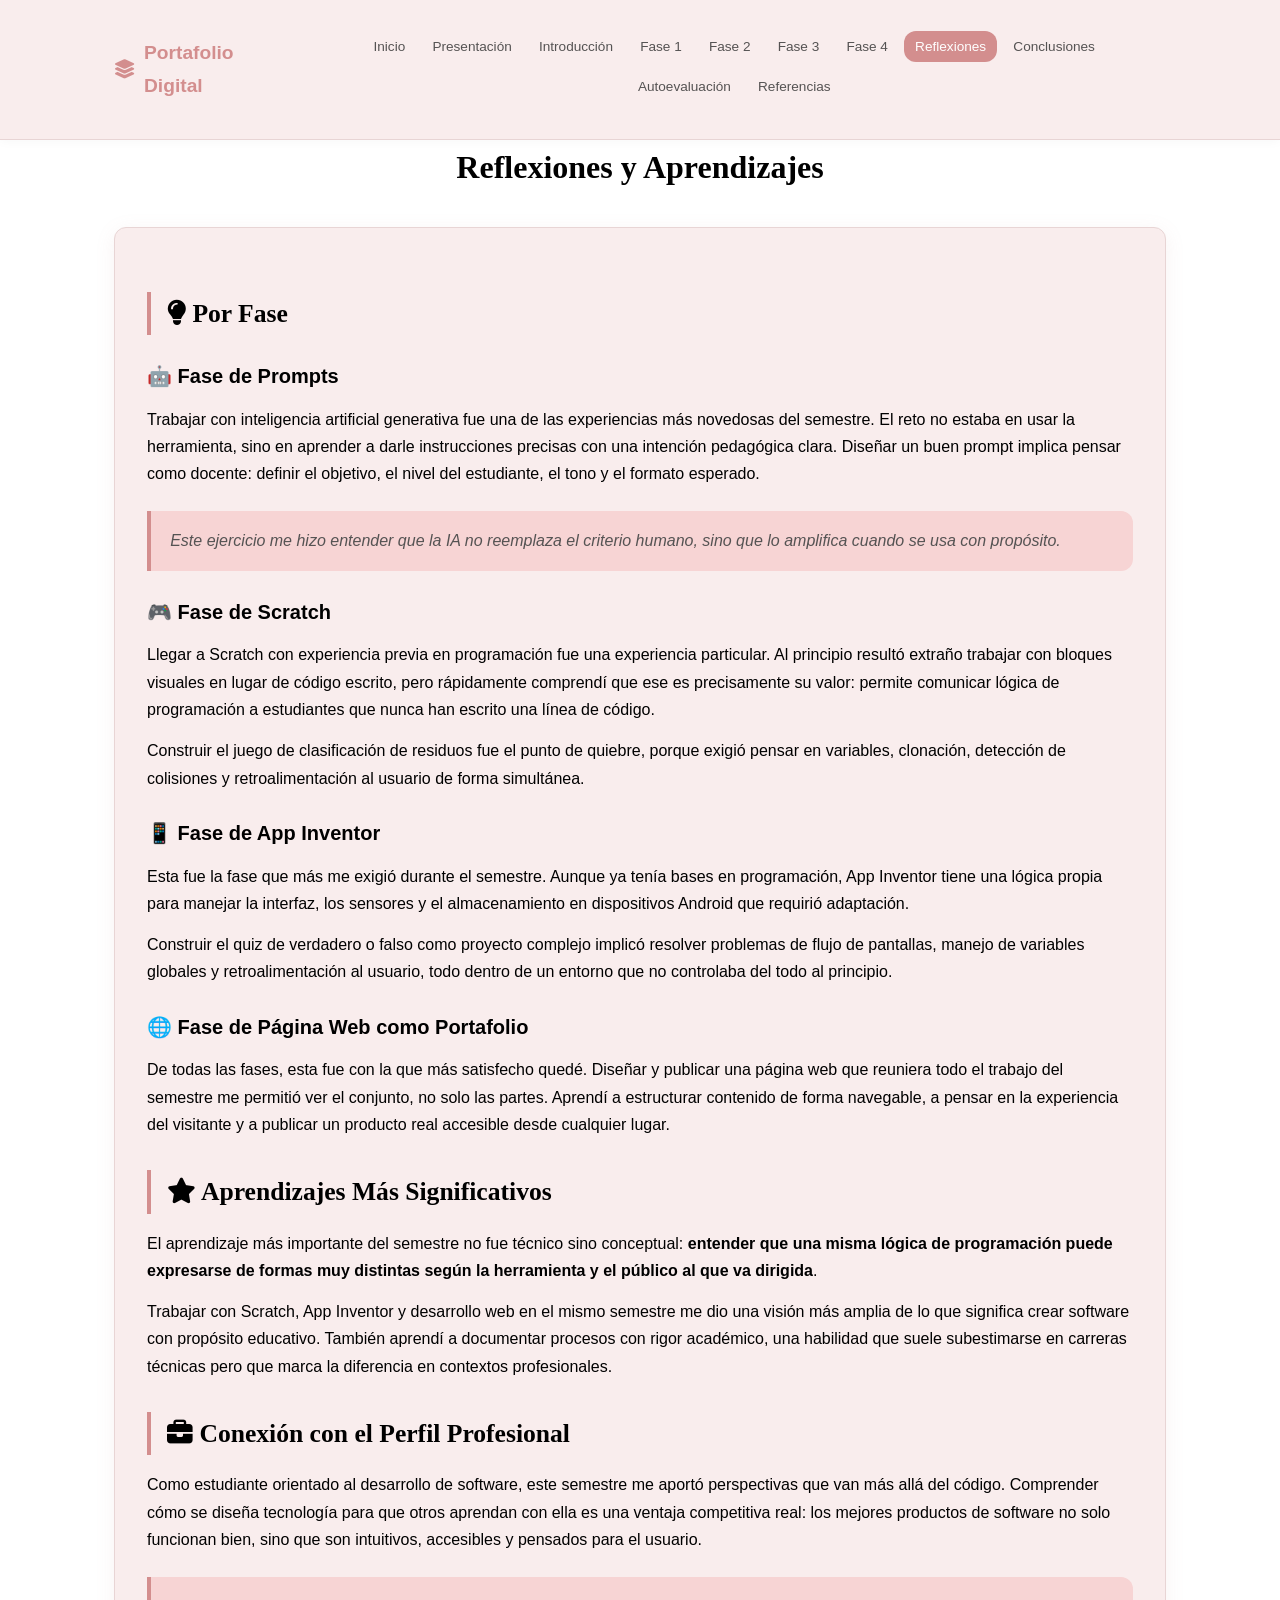
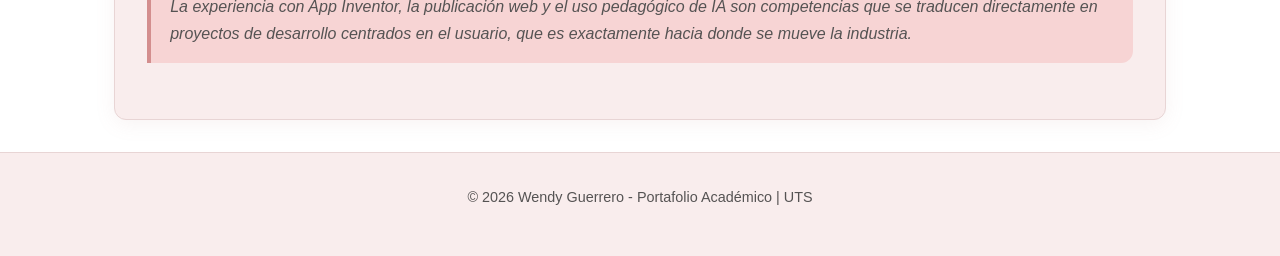
<file: reflexiones.html>
<!DOCTYPE html>
<html lang="es">

<head>
  <meta charset="UTF-8">
  <meta name="viewport" content="width=device-width, initial-scale=1.0">
  <title>Reflexiones y Aprendizajes</title>
  <link rel="stylesheet" href="css/variables.css">
  <link rel="stylesheet" href="css/style.css">
  <link rel="stylesheet" href="https://cdnjs.cloudflare.com/ajax/libs/font-awesome/6.4.0/css/all.min.css">
</head>

<body>

  <header>
    <div class="container">
      <nav>
        <div class="logo">
          <i class="fa-solid fa-layer-group"></i>Portafolio Digital
        </div>

        <!-- Botón Hamburguesa -->
        <button class="menu-toggle" aria-label="Menú">
          <span></span>
          <span></span>
          <span></span>
        </button>

        <ul class="nav-links">
          <li><a href="index.html">Inicio</a></li>
          <li><a href="presentacion.html">Presentación</a></li>
          <li><a href="introduccion.html">Introducción</a></li>
          <li><a href="fase1.html">Fase 1</a></li>
          <li><a href="fase2.html">Fase 2</a></li>
          <li><a href="fase3.html">Fase 3</a></li>
          <li><a href="fase4.html">Fase 4</a></li>
          <li><a href="reflexiones.html" class="active">Reflexiones</a></li>
          <li><a href="conclusiones.html">Conclusiones</a></li>
          <li><a href="autoevaluacion.html">Autoevaluación</a></li>
          <li><a href="referencias.html">Referencias</a></li>
        </ul>
      </nav>
    </div>
  </header>

  <main class="container">
    <h1>Reflexiones y Aprendizajes</h1>

    <div class="card">
      <h2><i class="fa-solid fa-lightbulb"></i> Por Fase</h2>

      <h3>🤖 Fase de Prompts</h3>
      <p>Trabajar con inteligencia artificial generativa fue una de las experiencias más novedosas del semestre. El reto
        no estaba en usar la herramienta, sino en aprender a darle instrucciones precisas con una intención pedagógica
        clara. Diseñar un buen prompt implica pensar como docente: definir el objetivo, el nivel del estudiante, el tono
        y el formato esperado.</p>
      <p class="quote">Este ejercicio me hizo entender que la IA no reemplaza el criterio humano, sino que lo amplifica
        cuando se usa con propósito.</p>

      <h3>🎮 Fase de Scratch</h3>
      <p>Llegar a Scratch con experiencia previa en programación fue una experiencia particular. Al principio resultó
        extraño trabajar con bloques visuales en lugar de código escrito, pero rápidamente comprendí que ese es
        precisamente su valor: permite comunicar lógica de programación a estudiantes que nunca han escrito una línea de
        código.</p>
      <p>Construir el juego de clasificación de residuos fue el punto de quiebre, porque exigió pensar en variables,
        clonación, detección de colisiones y retroalimentación al usuario de forma simultánea.</p>

      <h3>📱 Fase de App Inventor</h3>
      <p>Esta fue la fase que más me exigió durante el semestre. Aunque ya tenía bases en programación, App Inventor
        tiene una lógica propia para manejar la interfaz, los sensores y el almacenamiento en dispositivos Android que
        requirió adaptación.</p>
      <p>Construir el quiz de verdadero o falso como proyecto complejo implicó resolver problemas de flujo de pantallas,
        manejo de variables globales y retroalimentación al usuario, todo dentro de un entorno que no controlaba del
        todo al principio.</p>

      <h3>🌐 Fase de Página Web como Portafolio</h3>
      <p>De todas las fases, esta fue con la que más satisfecho quedé. Diseñar y publicar una página web que reuniera
        todo el trabajo del semestre me permitió ver el conjunto, no solo las partes. Aprendí a estructurar contenido de
        forma navegable, a pensar en la experiencia del visitante y a publicar un producto real accesible desde
        cualquier lugar.</p>

      <h2><i class="fa-solid fa-star"></i> Aprendizajes Más Significativos</h2>
      <p>El aprendizaje más importante del semestre no fue técnico sino conceptual: <strong>entender que una misma
          lógica de programación puede expresarse de formas muy distintas según la herramienta y el público al que va
          dirigida</strong>.</p>
      <p>Trabajar con Scratch, App Inventor y desarrollo web en el mismo semestre me dio una visión más amplia de lo que
        significa crear software con propósito educativo. También aprendí a documentar procesos con rigor académico, una
        habilidad que suele subestimarse en carreras técnicas pero que marca la diferencia en contextos profesionales.
      </p>

      <h2><i class="fa-solid fa-briefcase"></i> Conexión con el Perfil Profesional</h2>
      <p>Como estudiante orientado al desarrollo de software, este semestre me aportó perspectivas que van más allá del
        código. Comprender cómo se diseña tecnología para que otros aprendan con ella es una ventaja competitiva real:
        los mejores productos de software no solo funcionan bien, sino que son intuitivos, accesibles y pensados para el
        usuario.</p>
      <p class="quote">La experiencia con App Inventor, la publicación web y el uso pedagógico de IA son competencias
        que se traducen directamente en proyectos de desarrollo centrados en el usuario, que es exactamente hacia donde
        se mueve la industria.</p>
    </div>
  </main>

  <footer>
    <p>© 2026 Wendy Guerrero - Portafolio Académico | UTS</p>
  </footer>
  <script src="js/main.js"></script>

</body>

</html>
</file>
<file: css/variables.css>
:root {
  /* Paleta Selena - Tonos Rosados/Dusty Rose */
  --primary-color: #d38e8e;        /* Rosa dusty principal */
  --primary-dark: #b67474;         /* Rosa más oscuro para hover */
  --primary-light: #E8C4C4;        /* Rosa claro para acentos */
  --card-bg: #F9EDED;             /* Fondo de tarjetas rosado muy suave */
  --secondary-color: #f7d4d4;      /* Beige rosado muy suave (fondos) */
  --secondary-light: #FAF5F5;      /* Casi blanco rosado */
  
  --accent-color: #C9B5B5;         /* Taupe/rosa grisáceo */
  --accent-light: #E5D5D5;         /* Taupe claro */
  
  /* Neutros */
  --text-dark: #4A4A4A;            /* Gris oscuro para texto principal */
  --text-medium: #7A7A7A;          /* Gris medio para subtítulos */
  --text-light: #555353;           /* Gris claro para texto secundario */
  
  --bg-white: #FFFFFF;             /* Blanco puro */
  --bg-cream: #F9F5F5;             /* Crema rosado */
  
  --border-color: #E8D5D5;         /* Bordes suaves rosados */
  
  /* Tipografía y espaciado */
  --font-main: 'Poppins', sans-serif;
  --font-heading: 'Playfair Display', serif;
  --max-width: 1100px;
  --spacing: 1.5rem;
  --radius: 12px;
  --shadow: 0 4px 20px rgba(184, 138, 138, 0.1);
  --transition: all 0.3s ease;
}
</file>
<file: css/style.css>
@import 'variables.css';

* { box-sizing: border-box; margin: 0; padding: 0; }

body {
  font-family: var(--font-main);
  background-color: var(--bg-color);
  color: var(--text-color);
  line-height: 1.7;
  font-size: 1rem;
}

.container { max-width: var(--max-width); margin: 0 auto; padding: 0 var(--spacing); }

/* Header & Navegación */
header {
  background: var(--card-bg);
  border-bottom: 1px solid var(--border-color);
  padding: 2rem 0;
  position: sticky;
  top: 0;
  z-index: 100;
  box-shadow: 0 2px 10px rgba(0,0,0,0.03);
}

/* Foto de perfil */
.profile-photo {
  width: 200px;
  height: 200px;
  border-radius: 50%;
  object-fit: cover;
  border: 4px solid var(--primary-color);
  box-shadow: var(--shadow);
  display: block;
  margin: 0 auto 1.5rem;
}

.profile-photo-small {
  width: 180px;
  height: 180px;
}

nav { display: flex; justify-content: space-between; align-items: center; }

.logo {
  font-weight: 700;
  font-size: 1.2rem;
  color: var(--primary-color);
  display: flex;
  align-items: center;
  gap: 0.5rem;
}

nav ul {
  list-style: none;
  display: flex;
  flex-wrap: wrap;
  gap: 0.3rem;
  justify-content: center;
}

nav a {
  text-decoration: none;
  color: var(--text-light);
  padding: 0.5rem 0.7rem;
  border-radius: var(--radius);
  transition: var(--transition);
  font-size: 0.85rem;
  font-weight: 500;
}

nav a:hover, nav a.active {
  background: var(--primary-color);
  color: white;
  transform: translateY(-1px);
}

/* Hero Section */
.hero {
  background: linear-gradient(135deg, var(--secondary-color), var(--card-bg));
  padding: 3rem 0;
  text-align: center;
  border-bottom: 1px solid var(--border-color);
}

.hero h1 {
  font-family: var(--font-heading);
  font-size: 2.3rem;
  margin-bottom: 0.8rem;
  color: var(--text-color);
}

.hero p {
  color: var(--text-light);
  font-size: 1.1rem;
}

/* Contenido Principal */
main { padding: 2.5rem 0; min-height: 75vh; }

h1 {
  font-family: var(--font-heading);
  font-size: 2rem;
  text-align: center;
  margin-bottom: 2rem;
  color: var(--text-color);
}

h2 {
  font-family: var(--font-heading);
  font-size: 1.6rem;
  border-left: 4px solid var(--primary-color);
  padding-left: 1rem;
  margin: 2rem 0 1rem;
  color: var(--text-color);
}

h3 {
  font-size: 1.25rem;
  margin: 1.5rem 0 0.8rem;
  color: var(--primary-hover);
}

p, li { margin-bottom: 0.9rem; }
ul { padding-left: 1.5rem; }
li { margin-bottom: 0.5rem; }

.card {
  background: var(--card-bg);
  padding: 2rem;
  border-radius: var(--radius);
  box-shadow: var(--shadow);
  margin-bottom: 1.8rem;
  border: 1px solid var(--border-color);
}

.quote {
  font-style: italic;
  color: var(--text-light);
  border-left: 4px solid var(--primary-color);
  padding-left: 1.2rem;
  margin: 1.5rem 0;
  background: var(--secondary-color);
  padding: 1rem 1.2rem;
  border-radius: 0 var(--radius) var(--radius) 0;
}

.grid-2 {
  display: grid;
  grid-template-columns: repeat(auto-fit, minmax(280px, 1fr));
  gap: 1.5rem;
}

.grid-3 {
  display: grid;
  grid-template-columns: repeat(auto-fit, minmax(220px, 1fr));
  gap: 1.2rem;
}

/* Multimedia */
.img-placeholder, .media-container {
  width: 100%;
  min-height: 200px;
  background: var(--secondary-color);
  border-radius: var(--radius);
  display: flex;
  align-items: center;
  justify-content: center;
  color: var(--text-light);
  margin: 1rem 0;
  border: 2px dashed var(--border-color);
  flex-direction: column;
  gap: 0.8rem;
}

.media-container video, .media-container img {
  width: 100%;
  border-radius: var(--radius);
  display: block;
}

.caption {
  font-size: 0.85rem;
  color: var(--text-light);
  text-align: center;
  margin-top: 0.5rem;
}

/* Footer */
footer {
  text-align: center;
  padding: 2rem 0;
  border-top: 1px solid var(--border-color);
  color: var(--text-light);
  font-size: 0.9rem;
  margin-top: 2rem;
  background: var(--card-bg);
}

/* Responsive */
@media (max-width: 768px) {
  nav { flex-direction: column; gap: 1rem; }
  nav ul { flex-direction: column; align-items: center; }
  .hero h1 { font-size: 1.8rem; }
  h1 { font-size: 1.6rem; }
  .card { padding: 1.5rem; }
}

/* ===============================
   MENÚ HAMBURGUESA - RESPONSIVE
   =============================== */

.menu-toggle {
  display: none;
  flex-direction: column;
  justify-content: space-between;
  width: 30px;
  height: 21px;
  background: transparent;
  border: none;
  cursor: pointer;
  padding: 0;
  z-index: 1001;
}

.menu-toggle span {
  width: 100%;
  height: 3px;
  background: var(--primary-color);
  border-radius: 3px;
  transition: var(--transition);
}

/* Animación del botón hamburguesa */
.menu-toggle.active span:nth-child(1) {
  transform: rotate(45deg) translate(8px, 8px);
}

.menu-toggle.active span:nth-child(2) {
  opacity: 0;
  transform: translateX(-10px);
}

.menu-toggle.active span:nth-child(3) {
  transform: rotate(-45deg) translate(7px, -7px);
}

@media (max-width: 768px) {
  .menu-toggle {
    display: flex;
  }
  
  .nav-links {
    position: absolute;
    top: 100%;
    left: 0;
    right: 0;
    background: var(--card-bg);
    flex-direction: column;
    align-items: stretch;  /* Se estiran al ancho completo */
    padding: 0;
    gap: 0;
    max-height: 700px;  /* Aumentado para 11 items */
    overflow-y: auto;  /* Scroll si es necesario */
    transition: max-height 0.4s ease-in-out, opacity 0.3s;
    box-shadow: 0 8px 20px rgba(0,0,0,0.1);
    border-top: 1px solid var(--border-color);
    opacity: 0;
    visibility: hidden;
  }
  
  .nav-links.active {
    max-height: 700px;
    opacity: 1;
    visibility: visible;
  }
  
  .nav-links li {
    width: 100%;
    border-bottom: 1px solid var(--border-color);
  }
  
  .nav-links li:last-child {
    border-bottom: none;
  }
  
  .nav-links a {
    display: block;
    padding: 0.5rem 1.5rem;
    text-align: center;
    width: 100%;
  }
}

/* Imágenes de capturas de Scratch */
.scratch-screenshot {
  width: 100%;
  height: auto;
  max-height: auto;
  object-fit: cover;
  border-radius: 8px;
  margin-top: 1rem;
  box-shadow: 0 2px 8px rgba(0,0,0,0.1);
  border: 2px solid var(--border-color);
  transition: var(--transition);
}

.scratch-screenshot:hover {
  transform: scale(1.02);
  box-shadow: 0 4px 12px rgba(0,0,0,0.15);
}

/* Contenedor de ejercicios en columna */
.exercises-column {
  display: flex;
  flex-direction: column;
  gap: 2rem;
  margin: 1.5rem 0;
}

.exercise-card {
  padding: 1.5rem !important;
}

/* Imagen de captura */
.scratch-screenshot {
  width: 100%;
  max-width: 500px;
  height: auto;
  max-height: 200px;
  object-fit: contain;
  border-radius: 8px;
  margin: 1rem auto;
  display: block;
  box-shadow: 0 2px 8px rgba(0,0,0,0.1);
  border: 2px solid var(--border-color);
  background: var(--bg-white);
}

/* Contenedor del iframe de Scratch */
.scratch-embed {
  width: 100%;
  margin: 1rem 0;
  border-radius: var(--radius);
  overflow: hidden;
  box-shadow: 0 4px 12px rgba(0,0,0,0.1);
  background: var(--bg-white);
  border: 3px solid var(--border-color);
}

.scratch-embed iframe {
  display: block;
  width: 100%;
}

/* Responsive para móviles */
@media (max-width: 768px) {
  .scratch-embed iframe {
    height: 350px !important;
  }
  
  .scratch-screenshot {
    max-height: 180px;
  }
}

/* En desktop podemos hacer el iframe más alto */
@media (min-width: 769px) {
  .scratch-embed iframe {
    height: 420px !important;
  }
}

/* Contenedor de apps en columna */
.apps-column {
  display: flex;
  flex-direction: column;
  gap: 2rem;
  margin: 1.5rem 0;
}

.app-card {
  padding: 1.5rem !important;
  text-align: center;
}

/* Capturas de aplicaciones */
.app-screenshot {
  width: 100%;
  max-width: 300px;
  height: auto;
  max-height: 500px;
  object-fit: contain;
  border-radius: 12px;
  margin: 1.5rem auto;
  display: block;
  box-shadow: 0 4px 15px rgba(0,0,0,0.15);
  border: 3px solid var(--border-color);
  background: var(--bg-white);
}

/* Sección de descarga APK */
.apk-download {
  margin: 1.5rem 0;
  padding: 1.5rem;
  background: var(--bg-white);
  border-radius: var(--radius);
  border: 2px dashed var(--primary-color);
}

/* Botón de descarga APK */
.apk-button {
  display: inline-flex;
  align-items: center;
  gap: 0.5rem;
  background: linear-gradient(135deg, var(--primary-color), var(--primary-hover));
  color: rgb(7, 1, 1);
  padding: 0.8rem 1.8rem;
  border-radius: 50px;
  text-decoration: none;
  font-weight: 600;
  font-size: 1rem;
  box-shadow: 0 4px 12px rgba(217, 122, 90, 0.3);
  transition: var(--transition);
  border: none;
  cursor: pointer;
}

.apk-button:hover {
  transform: translateY(-2px);
  box-shadow: 0 6px 20px rgba(217, 122, 90, 0.4);
  color: white;
}

.apk-button i {
  font-size: 1.1rem;
}

.apk-button-large {
  padding: 1rem 2.5rem;
  font-size: 1.1rem;
}

/* Información del APK */
.apk-info {
  margin-top: 0.8rem;
  color: var(--text-light);
  font-size: 0.85rem;
}

/* Responsive para móviles */
@media (max-width: 768px) {
  .app-screenshot {
    max-height: 400px;
  }
  
  .apk-button {
    padding: 0.7rem 1.5rem;
    font-size: 0.95rem;
  }
}
</file>
